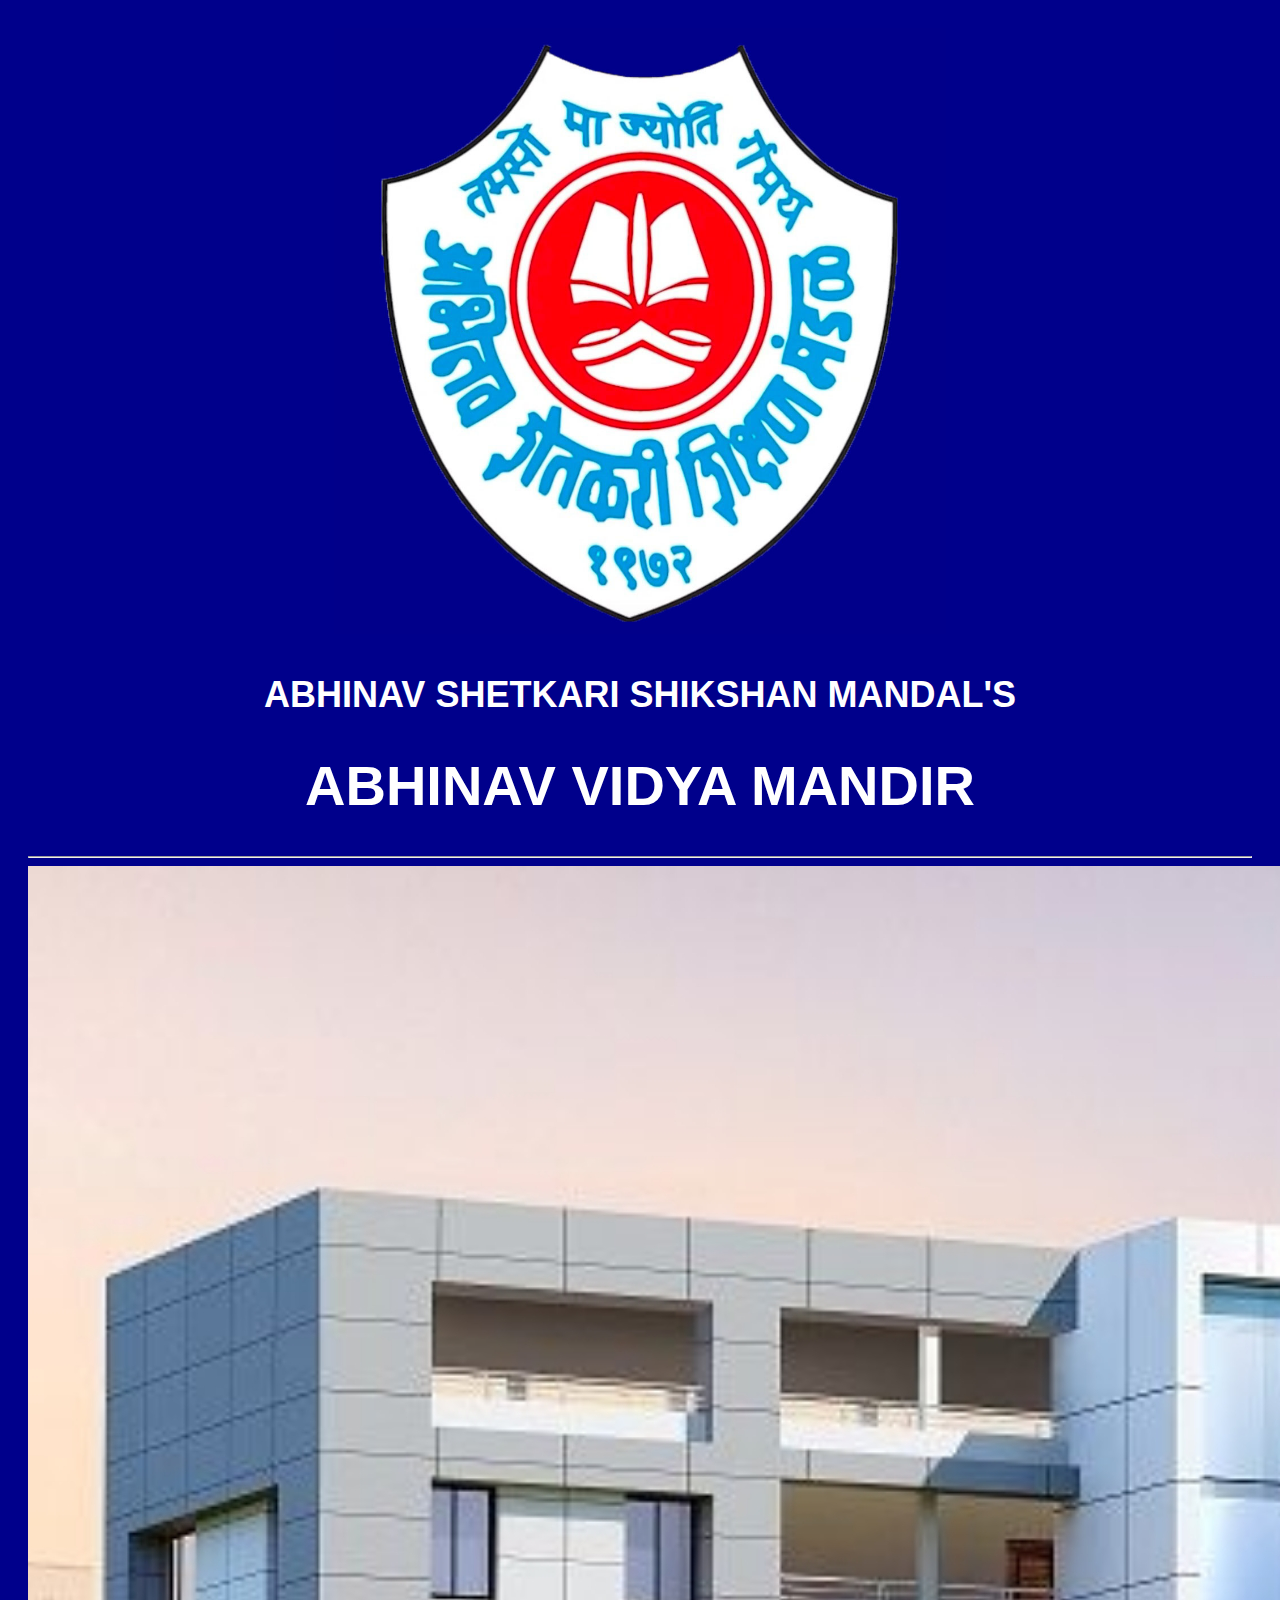
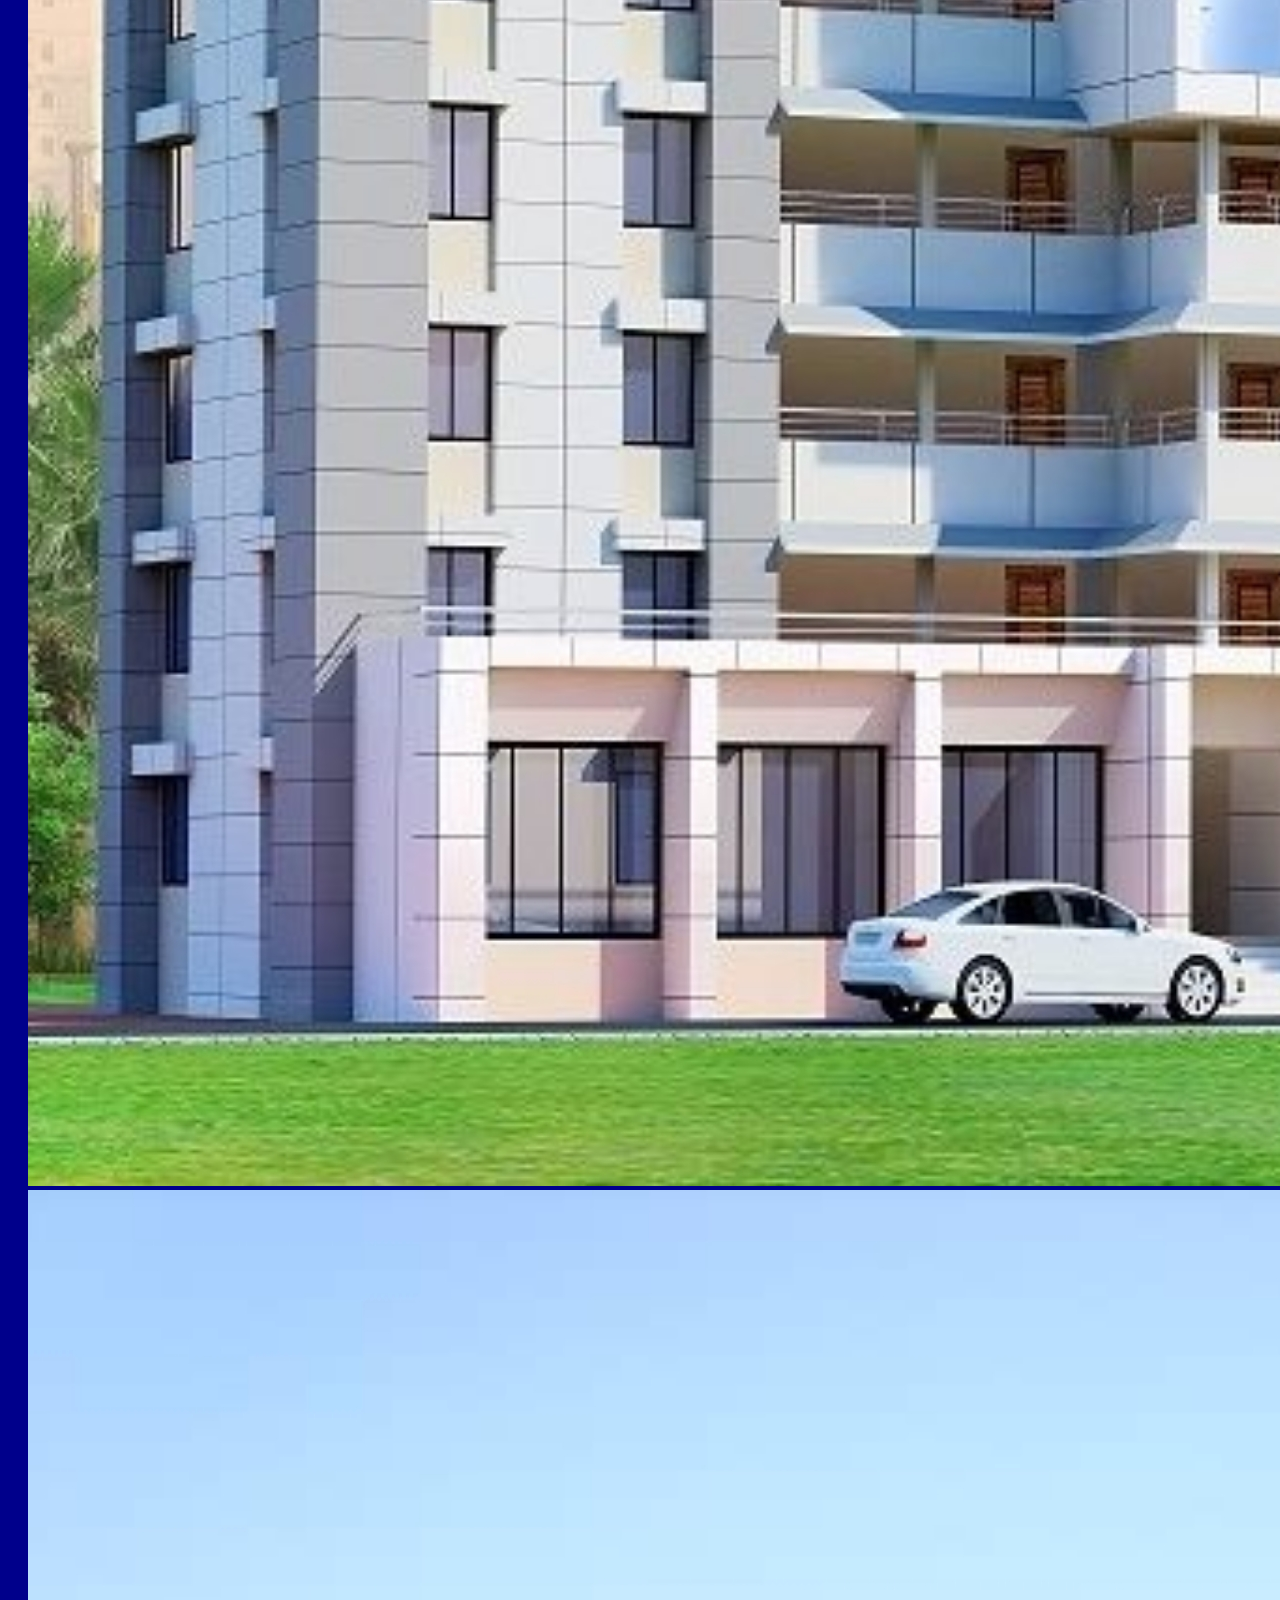
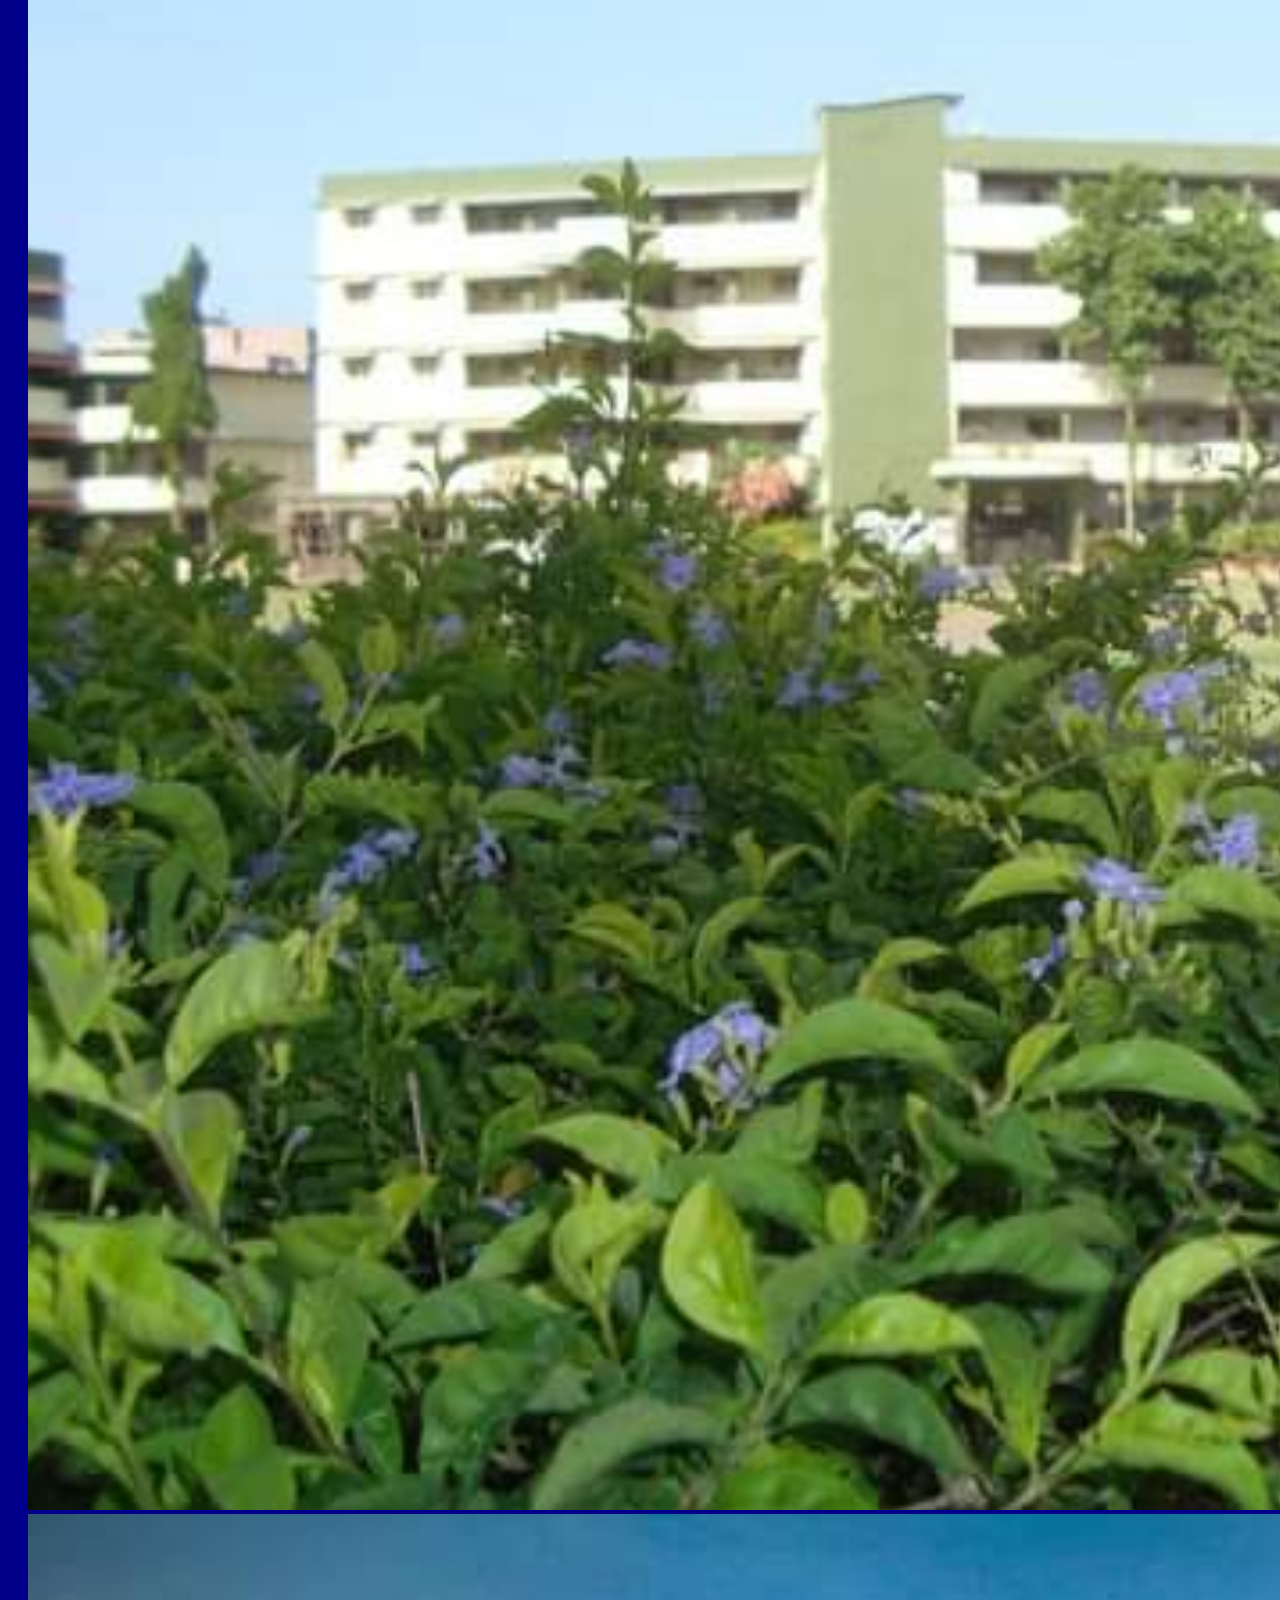
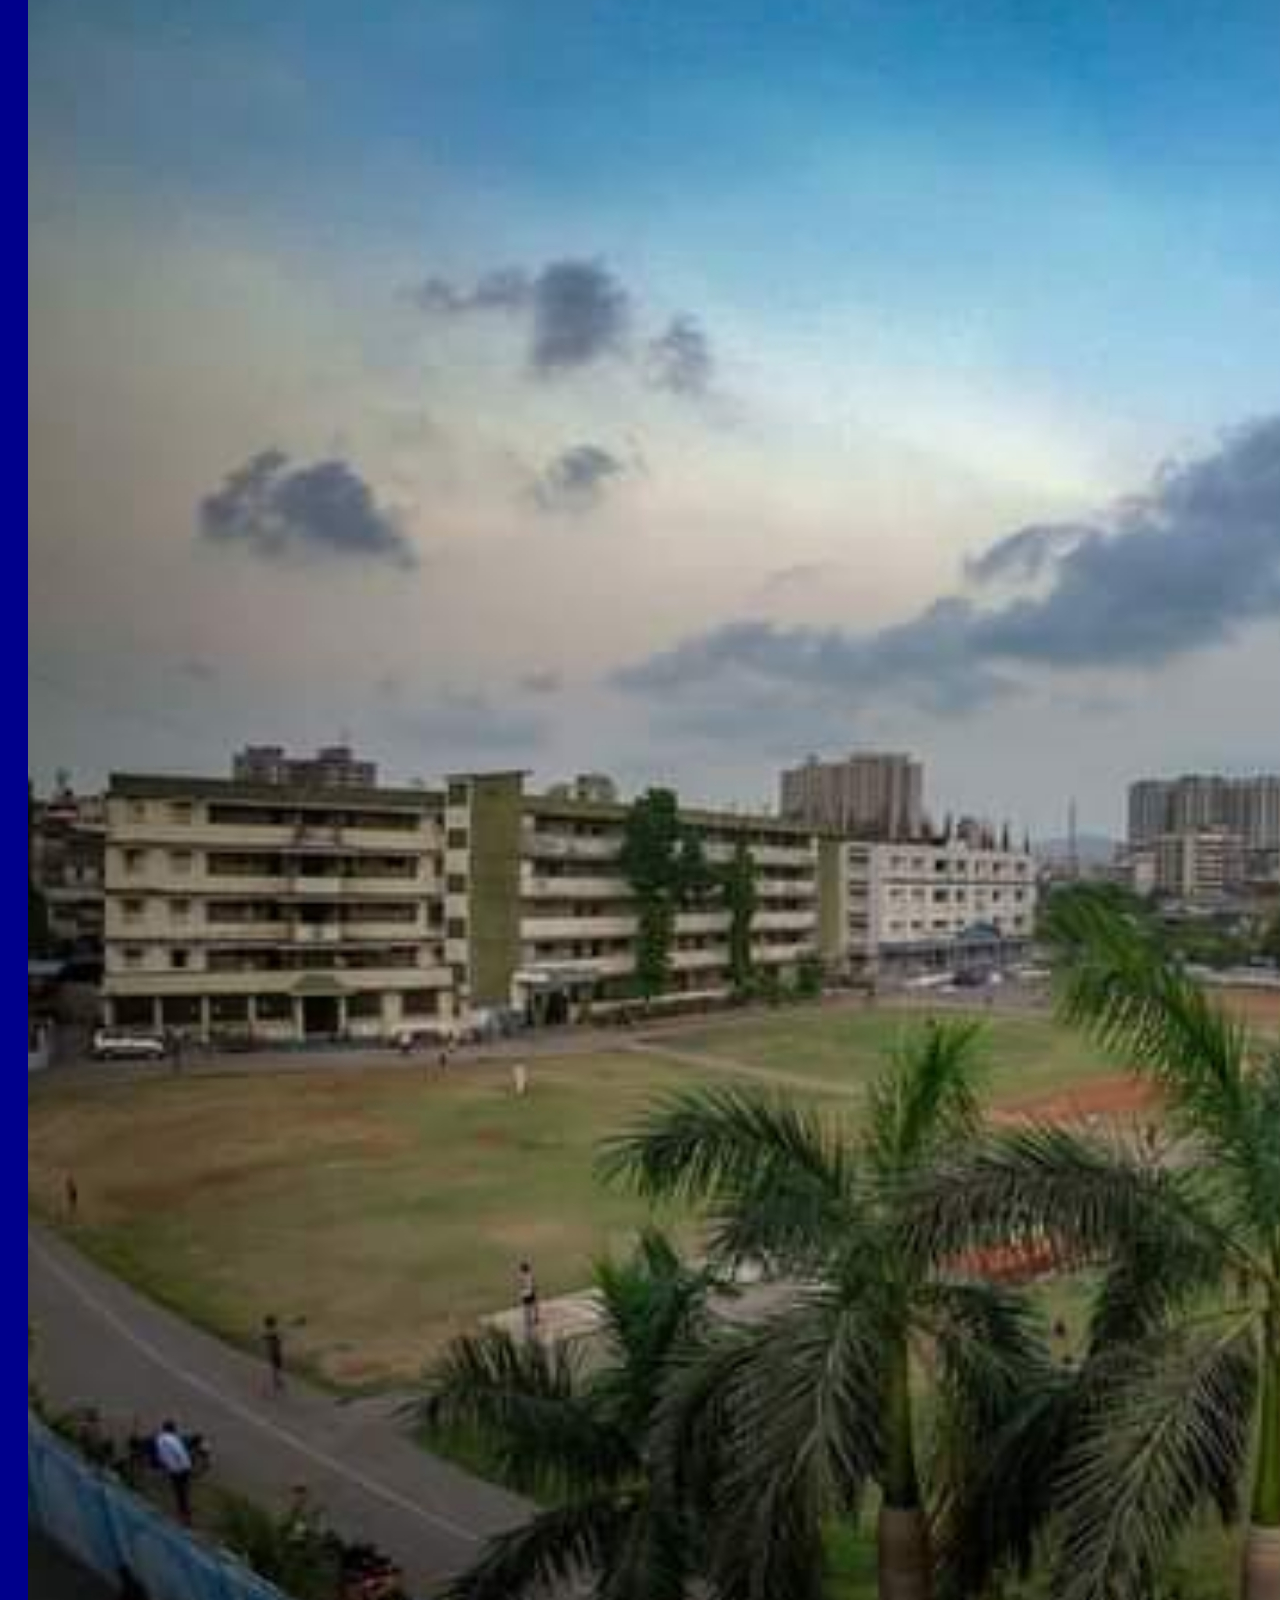
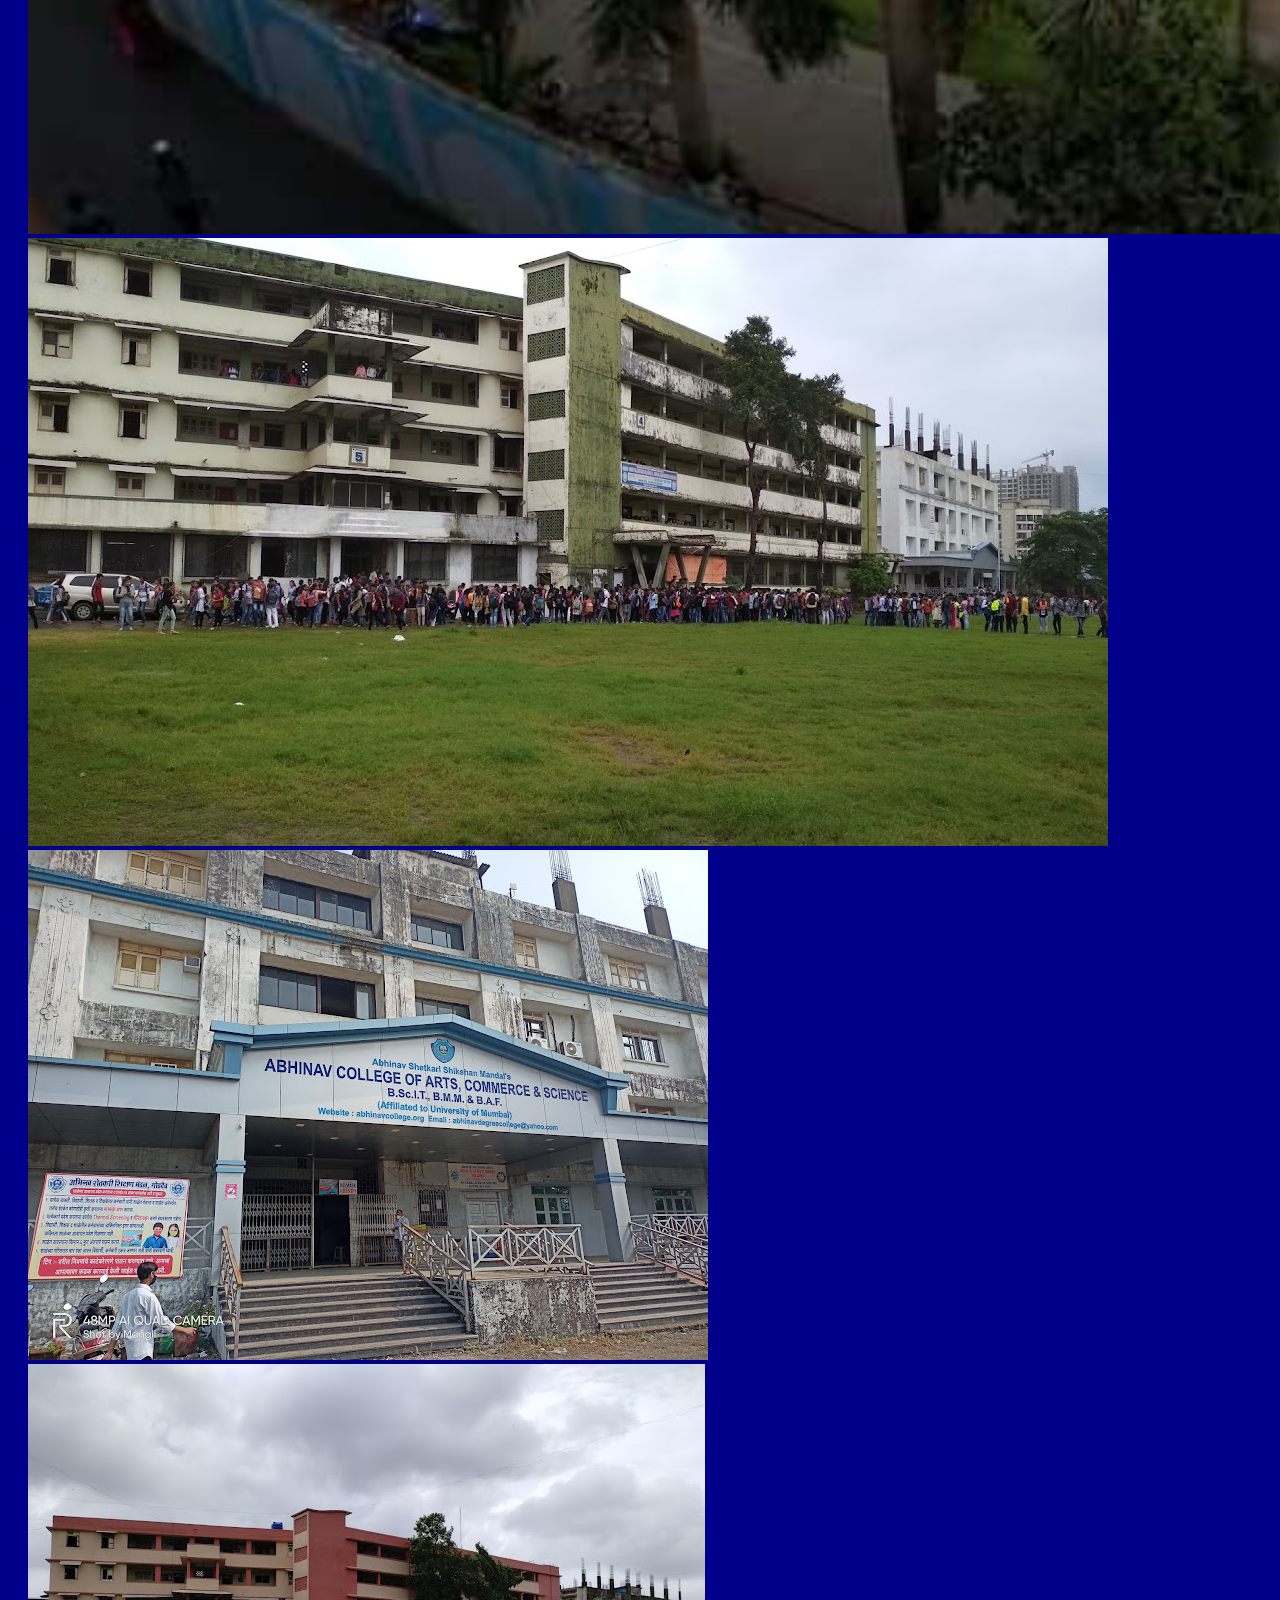
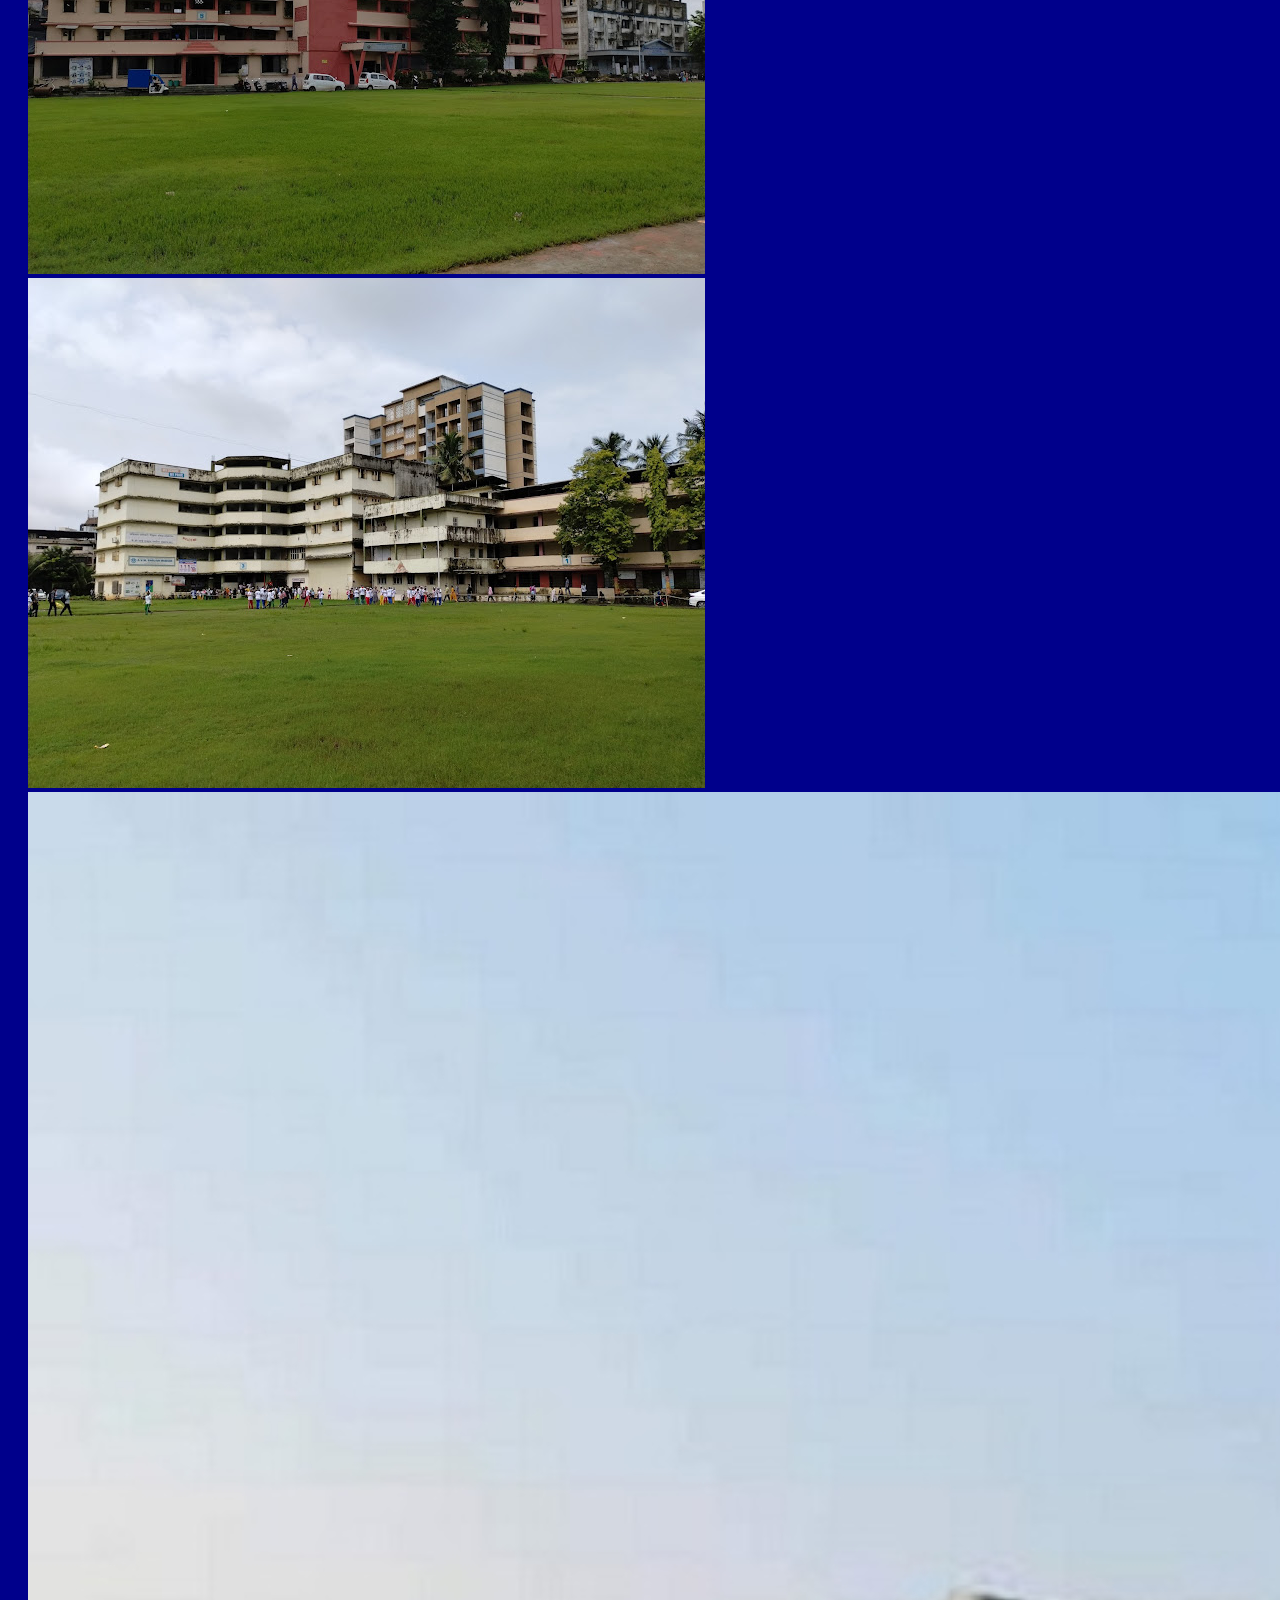
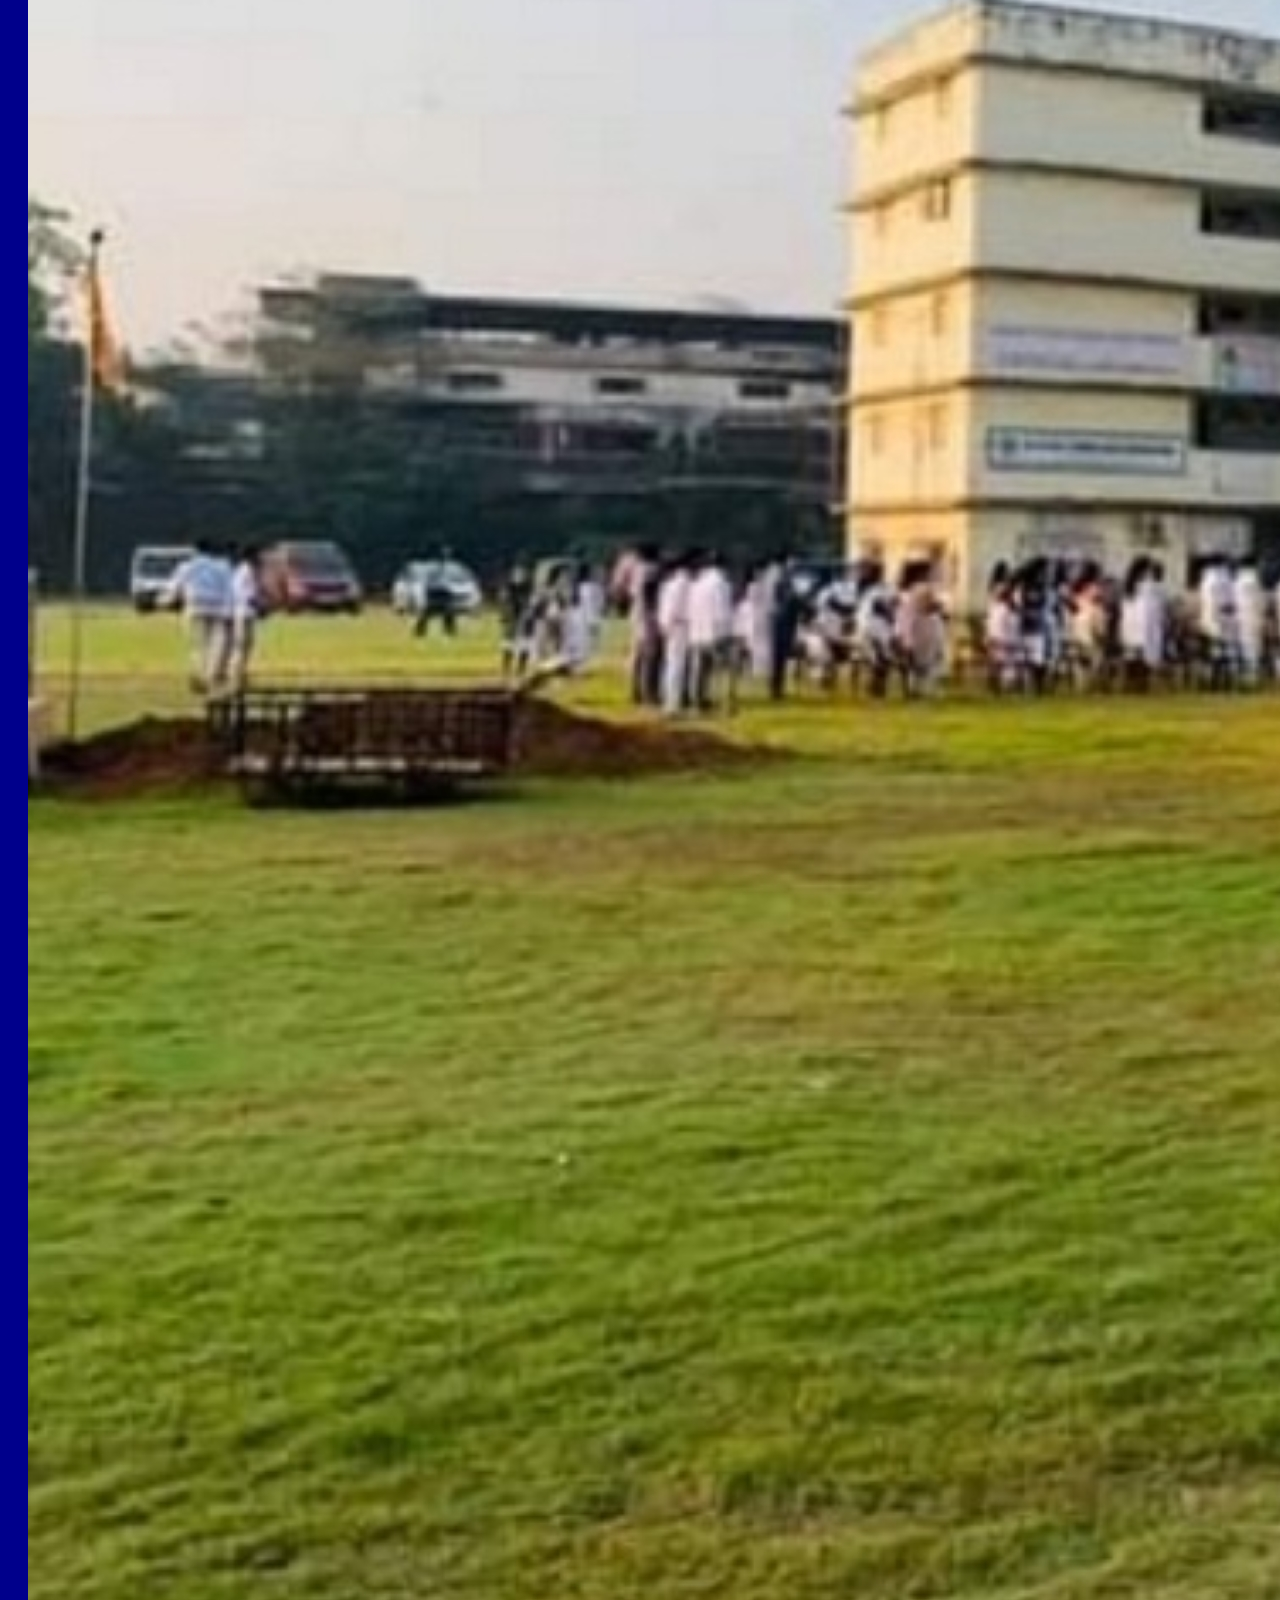
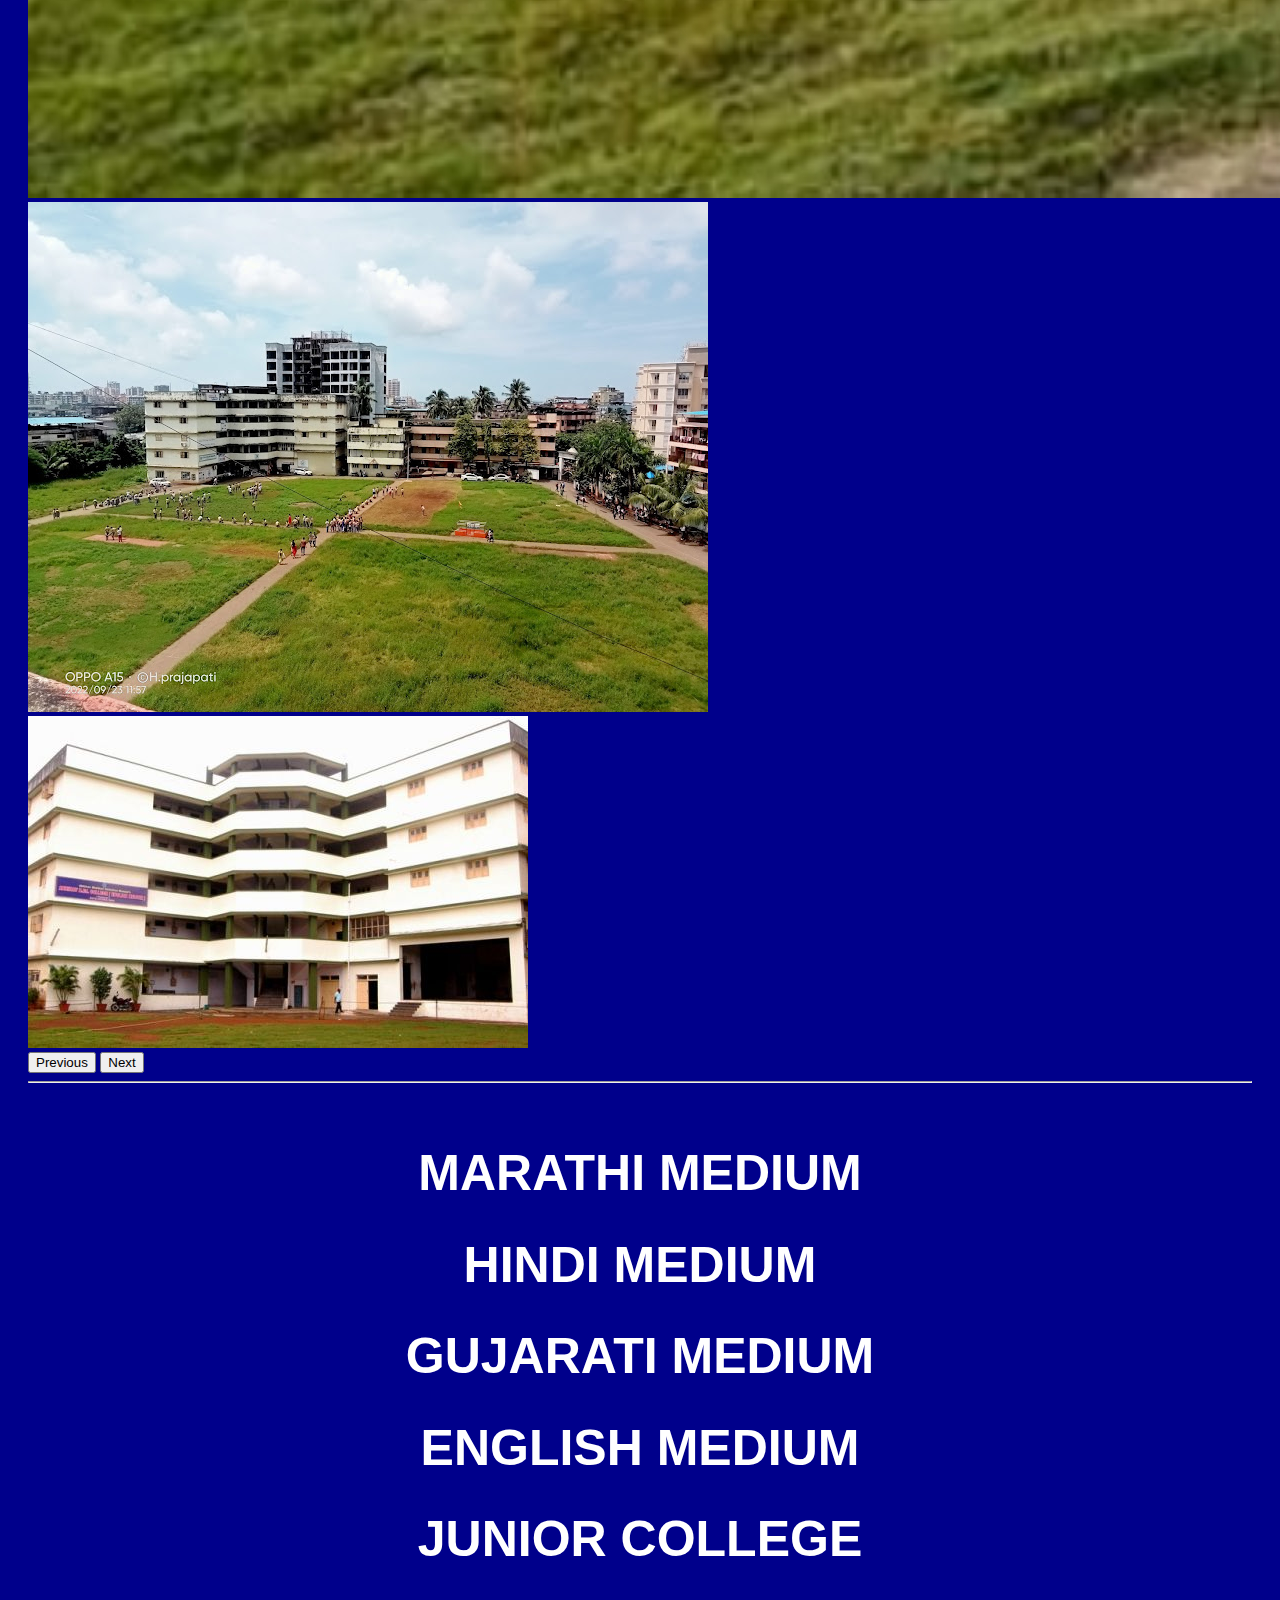
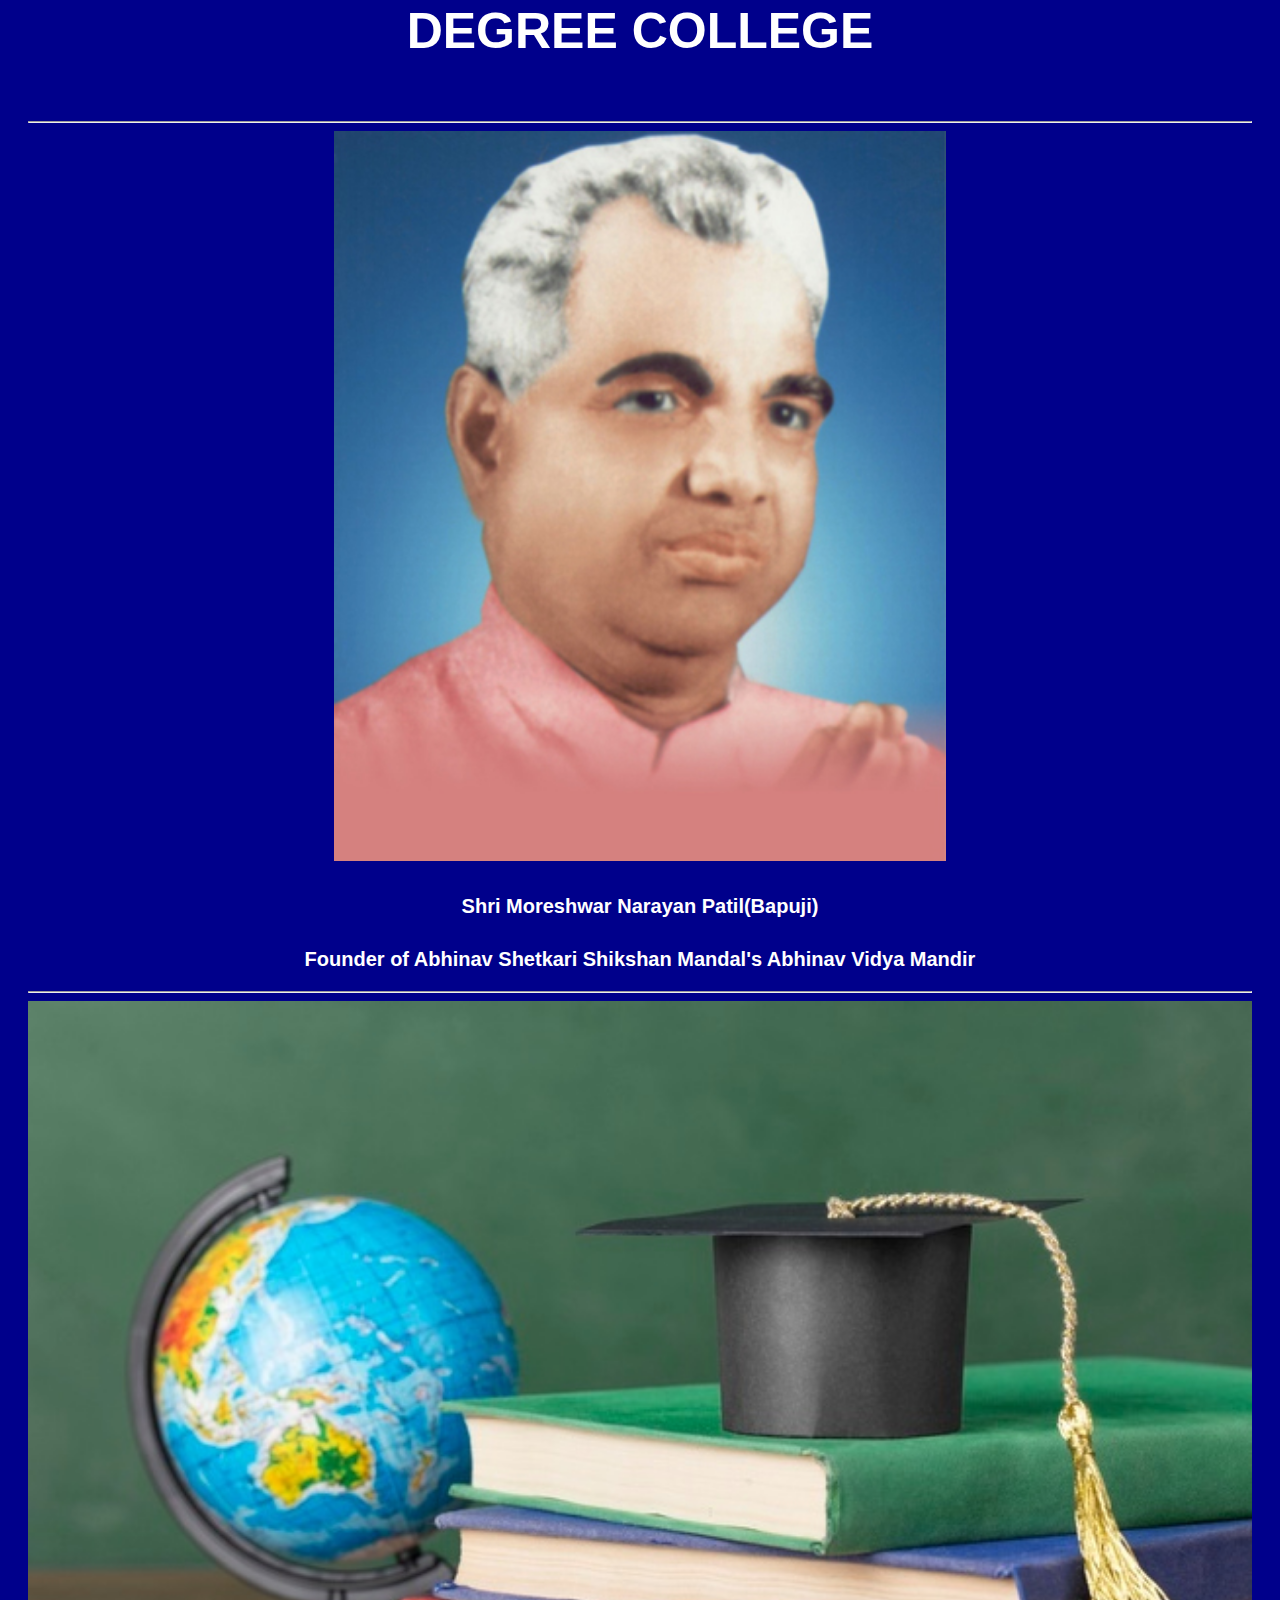
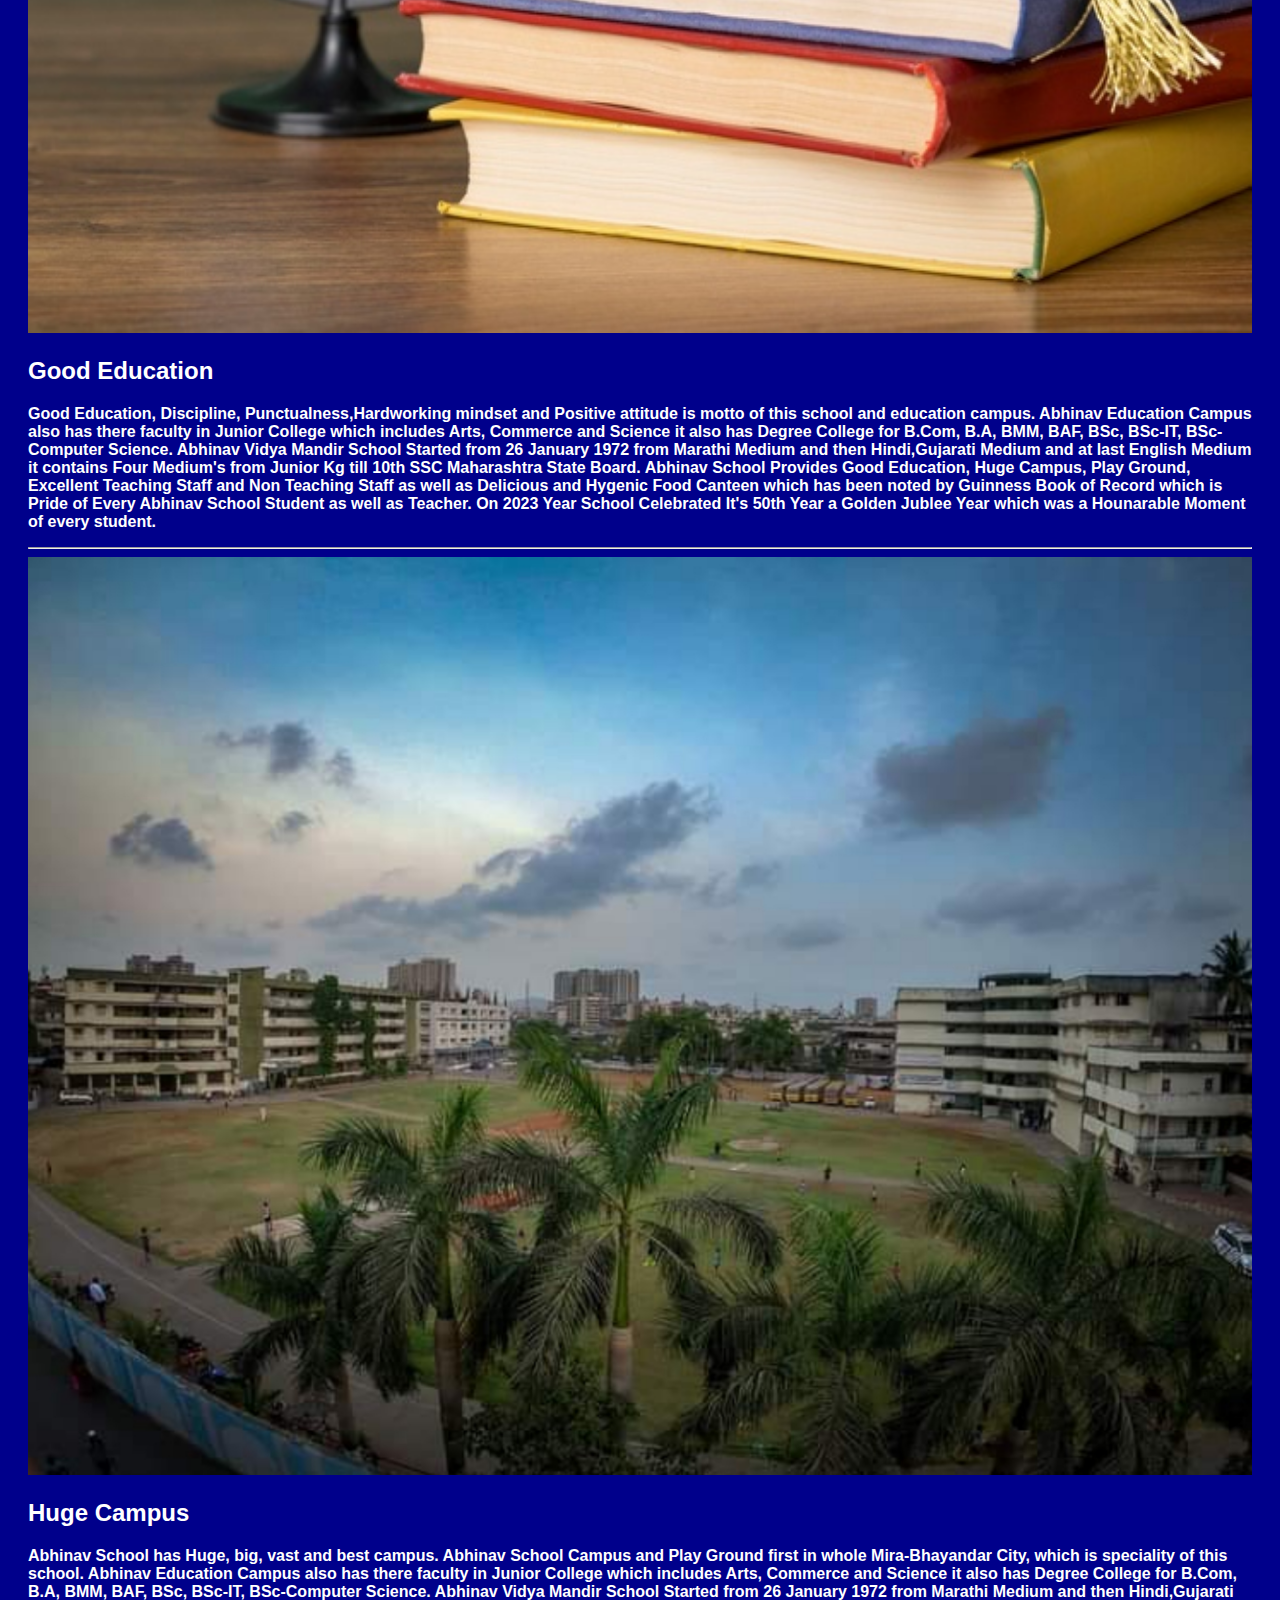
<file: index.html>
<!DOCTYPE html>
<html lang="en">
<head>
    <meta charset="UTF-8">
    <meta name="viewport" content="width=device-width, initial-scale=1.0">

    <link href="https://cdn.jsdelivr.net/npm/bootstrap@5.3.2/dist/css/bootstrap.min.css" rel="stylesheet" integrity="sha384-T3c6CoIi6uLrA9TneNEoa7RxnatzjcDSCmG1MXxSR1GAsXEV/Dwwykc2MPK8M2HN" crossorigin="anonymous">

    <title>Abhinav Vidya Mandir</title>
    <style>
        body{
            background-color: #00008B;
            font-family: Verdana, Geneva, Tahoma, sans-serif;
            font-weight: bold;
            color: white;
            padding: 20px;
        }
        .logo{
            text-align: center;
        }
.name{
    text-align: center;
}
.medium{
    text-align: center;
    background-color: #00008B;
    color: darkblue;
    padding: 20px;
}
a:link {
  color: white;
  background-color: #00008B;
  text-decoration: none;
}
a:hover {
  color: yellow;
  background-color: #00008B;
  text-decoration: underline;
}

    </style>
</head>
<body>
    <div class="logo">
    <img src="./avmlogo.jpg" alt="avmlogo" style="width: 50%;">
    </div>
    <div class="name">
        <h3 style="font-size: 36px; font-weight: bold;">ABHINAV SHETKARI SHIKSHAN MANDAL'S</h3>
        <h1 style="font-size: 56px; font-weight: bold;">ABHINAV VIDYA MANDIR</h1>
    </div>
    <hr/>
    <div id="carouselExample" class="carousel slide">
        <div class="carousel-inner">
          <div class="carousel-item active">
            <img src="./avmcampus.jpg" class="d-block w-100" alt="...">
          </div>
          <div class="carousel-item">
            <img src="./2.jpg" class="d-block w-100" alt="...">
          </div>
          <div class="carousel-item">
            <img src="./5.jpg" class="d-block w-100" alt="...">
          </div>
          <div class="carousel-item">
            <img src="./2018-08-30.jpg" class="d-block w-100" alt="...">
          </div>
          <div class="carousel-item">
            <img src="./2021-01-08.jpg" class="d-block w-100" alt="...">
          </div>
          <div class="carousel-item">
            <img src="./2023-08-10.jpg" class="d-block w-100" alt="...">
          </div>
          <div class="carousel-item">
            <img src="./avmcamp.jpg" class="d-block w-100" alt="...">
          </div>
          <div class="carousel-item">
            <img src="./1.jpg" class="d-block w-100" alt="...">
          </div>
          <div class="carousel-item">
            <img src="./IMG20220923115733.jpg" class="d-block w-100" alt="...">
          </div>
          <div class="carousel-item">
            <img src="./school.jpg" class="d-block w-100" alt="...">
          </div>
        </div>
        <button class="carousel-control-prev" type="button" data-bs-target="#carouselExample" data-bs-slide="prev">
          <span class="carousel-control-prev-icon" aria-hidden="true"></span>
          <span class="visually-hidden">Previous</span>
        </button>
        <button class="carousel-control-next" type="button" data-bs-target="#carouselExample" data-bs-slide="next">
          <span class="carousel-control-next-icon" aria-hidden="true"></span>
          <span class="visually-hidden">Next</span>
        </button>
      </div>
      <hr/>
      <div class="medium">
        <a href="marathimedium.html"><h1 style="font-size: 50px; font-family: Verdana, Geneva, Tahoma, sans-serif; font-weight: bold;">MARATHI MEDIUM</h1></a>
        <a href="hindimedium.html"><h1 style="font-size: 50px; font-family: Verdana, Geneva, Tahoma, sans-serif; font-weight: bold;">HINDI MEDIUM</h1></a>      
        <a href="gujaratimedium.html"><h1 style="font-size: 50px; font-family: Verdana, Geneva, Tahoma, sans-serif; font-weight: bold;">GUJARATI MEDIUM</h1></a>
        <a href="englishmedium.html"><h1 style="font-size: 50px; font-family: Verdana, Geneva, Tahoma, sans-serif; font-weight: bold;">ENGLISH MEDIUM</h1></a> 
        <a href="juniorcollege.html"><h1 style="font-size: 50px; font-family: Verdana, Geneva, Tahoma, sans-serif; font-weight: bold;">JUNIOR COLLEGE</h1></a> 
        <a href="degreecollege.html"><h1 style="font-size: 50px; font-family: Verdana, Geneva, Tahoma, sans-serif; font-weight: bold;">DEGREE COLLEGE</h1></a>      
    </div>
      <hr/>
      <center>
        <img src="./founder.jpg" alt="founder of abhinav school" style="width: 50%;">
        <p style="font-size: 20px; font-family:Verdana, Geneva, Tahoma, sans-serif;font-weight: bold; padding: 10px;">Shri Moreshwar Narayan Patil(Bapuji)</p>
        <p style="font-size: 20px; font-family:Verdana, Geneva, Tahoma, sans-serif;font-weight: bold;">Founder of Abhinav Shetkari Shikshan Mandal's Abhinav Vidya Mandir</p>
    </center>
    <hr/>
      <div id="services">
        <div class="box">
            <img src="./Education.jpg" alt="" width="100%">
            <h2 class="h-secondary center">Good Education</h2>
            <p class="center">Good Education, Discipline, Punctualness,Hardworking mindset and Positive attitude is motto of this school and education campus. Abhinav Education Campus also has there faculty in Junior College which includes Arts, Commerce and Science it also has Degree College for B.Com, B.A, BMM, BAF, BSc, BSc-IT, BSc-Computer Science. Abhinav Vidya Mandir School Started from 26 January 1972 from Marathi Medium and then Hindi,Gujarati Medium and at last English Medium it contains Four Medium's from Junior Kg till 10th SSC Maharashtra State Board. Abhinav School Provides Good Education, Huge Campus, Play Ground, Excellent Teaching Staff and Non Teaching Staff as well as Delicious and Hygenic Food Canteen which has been noted by Guinness Book of Record which is Pride of Every Abhinav School Student as well as Teacher. On 2023 Year School Celebrated It's 50th Year a Golden Jublee Year which was a Hounarable Moment of every student.
            </p>
        </div>
        <hr/>
        <div class="box">
            <img src="./5.jpg" alt="" width="100%">
            <h2 class="h-secondary center">Huge Campus</h2>
            <p class="center">Abhinav School has Huge, big, vast and best campus. Abhinav School Campus and Play Ground first in whole Mira-Bhayandar City, which is speciality of this school. Abhinav Education Campus also has there faculty in Junior College which includes Arts, Commerce and Science it also has Degree College for B.Com, B.A, BMM, BAF, BSc, BSc-IT, BSc-Computer Science. Abhinav Vidya Mandir School Started from 26 January 1972 from Marathi Medium and then Hindi,Gujarati Medium and at last English Medium it contains Four Medium's from Junior Kg till 10th SSC Maharashtra State Board. Abhinav School Provides Good Education, Huge Campus, Play Ground, Excellent Teaching Staff and Non Teaching Staff as well as Delicious and Hygenic Food Canteen which has been noted by Guinness Book of Record which is Pride of Every Abhinav School Student as well as Teacher. On 2023 Year School Celebrated It's 50th Year a Golden Jublee Year which was a Hounarable Moment of every student.
            </p>
        </div>
        <hr/>
        <div class="box">
            <img src="./teacher.jpg" alt="" width="100%">
            <h2 class="h-secondary center">Excellent Teaching Faculty</h2>
            <p class="center">Abhinav School has Good Teaching staff and non-teaching staff. Teachers are well trained and has excellent Knowledged in there Subjects. There is Doubt solving class for every subject. Abhinav Vidya Mandir School Started from 26 January 1972 from Marathi Medium and then Hindi,Gujarati Medium and at last English Medium it contains Four Medium's from Junior Kg till 10th SSC Maharashtra State Board. Abhinav Education Campus also has there faculty in Junior College which includes Arts, Commerce and Science it also has Degree College for B.Com, B.A, BMM, BAF, BSc, BSc-IT, BSc-Computer Science. Abhinav School Provides Good Education, Huge Campus, Play Ground, Excellent Teaching Staff and Non Teaching Staff as well as Delicious and Hygenic Food Canteen which has been noted by Guinness Book of Record which is Pride of Every Abhinav School Student as well as Teacher. On 2023 Year School Celebrated It's 50th Year a Golden Jublee Year which was a Hounarable Moment of every student.</p>
        </div>
    </div>
    <hr/>
    <div id="services">
        <div class="box">
            <img src="./technology-and-us-scaled-1.jpg" alt="" width="100%">
            <h2 class="h-secondary center">Good Services Provider</h2>
            <p class="center">In Abhinav School Good Services, Facilities are provided. Excellent Knowledge are provided through extra curriculum actvities such as speech, drawing, painting, drama, acting, dance. Abhinav school has good library books.
            Abhinav Education Campus also has there faculty in Junior College which includes Arts, Commerce and Science it also has Degree College for B.Com, B.A, BMM, BAF, BSc, BSc-IT, BSc-Computer Science. Abhinav Vidya Mandir School Started from 26 January 1972 from Marathi Medium and then Hindi,Gujarati Medium and at last English Medium it contains Four Medium's from Junior Kg till 10th SSC Maharashtra State Board. Abhinav School Provides Good Education, Huge Campus, Play Ground, Excellent Teaching Staff and Non Teaching Staff as well as Delicious and Hygenic Food Canteen which has been noted by Guinness Book of Record which is Pride of Every Abhinav School Student as well as Teacher. On 2023 Year School Celebrated It's 50th Year a Golden Jublee Year which was a Hounarable Moment of every student.

            </p>
        </div>
        <hr/>
        <div class="box">
            <img src="./campus.jpg" alt="" width="100%">
            <h2 class="h-secondary center">Good Healthy and Friendly Environment</h2>
            <p class="center">Abhnav School has build many good, responsible, active, brave and creative generations of Students through 50 Years. Abhinav School has good healthy and friendly environment. Abhinav Vidya Mandir School Started from 26 January 1972 from Marathi Medium and then Hindi,Gujarati Medium and at last English Medium it contains Four Medium's from Junior Kg till 10th SSC Maharashtra State Board. Abhinav Education Campus also has there faculty in Junior College which includes Arts, Commerce and Science it also has Degree College for B.Com, B.A, BMM, BAF, BSc, BSc-IT, BSc-Computer Science. Abhinav School Provides Good Education, Huge Campus, Play Ground, Excellent Teaching Staff and Non Teaching Staff as well as Delicious and Hygenic Food Canteen which has been noted by Guinness Book of Record which is Pride of Every Abhinav School Student as well as Teacher. On 2023 Year School Celebrated It's 50th Year a Golden Jublee Year which was a Hounarable Moment of every student.

            </p>
        </div>
        <hr/>
        <div class="box">
            <img src="./bg5.jpg" alt="" width="100%">
            <h2 class="h-secondary center">Delicious and Hygenic Food Canteen</h2>
            <p class="center">Delicious and Hygenic Food is a speciality of Abhinav School. Abhinav Vidya Mandir School Started from 26 January 1972 from Marathi Medium and then Hindi,Gujarati Medium and at last English Medium it contains Four Medium's from Junior Kg till 10th SSC Maharashtra State Board. Abhinav Education Campus also has there faculty in Junior College which includes Arts, Commerce and Science it also has Degree College for B.Com, B.A, BMM, BAF, BSc, BSc-IT, BSc-Computer Science. Abhinav School Provides Good Education, Huge Campus, Play Ground, Excellent Teaching Staff and Non Teaching Staff as well as Delicious and Hygenic Food Canteen which has been noted by Guinness Book of Record which is Pride of Every Abhinav School Student as well as Teacher. On 2023 Year School Celebrated It's 50th Year a Golden Jublee Year which was a Hounarable Moment of every student.</p>
        </div>
    </div>
</section>
<hr/>
<center>
    <h1 style="font-size: 50px; font-family: Verdana, Geneva, Tahoma, sans-serif;">CONTACT US</h1>
</center>
<form class="row g-3">
    <div class="col-md-6">
      <label for="inputEmail4" class="form-label">Email</label>
      <input type="email" class="form-control" id="inputEmail4">
    </div>
    <div class="col-md-6">
      <label for="inputPassword4" class="form-label">Password</label>
      <input type="password" class="form-control" id="inputPassword4">
    </div>
    <div class="col-12">
      <label for="inputAddress" class="form-label">Address</label>
      <input type="text" class="form-control" id="inputAddress" placeholder="1234 Main St">
    </div>
    <div class="col-12">
      <label for="inputAddress2" class="form-label">Address 2</label>
      <input type="text" class="form-control" id="inputAddress2" placeholder="Apartment, studio, or floor">
    </div>
    <div class="col-md-6">
      <label for="inputCity" class="form-label">City</label>
      <input type="text" class="form-control" id="inputCity">
    </div>
    <div class="col-md-4">
      <label for="inputState" class="form-label">State</label>
      <select id="inputState" class="form-select">
        <option selected>Choose...</option>
        <option>...</option>
      </select>
    </div>
    <div class="col-md-2">
      <label for="inputZip" class="form-label">Zip</label>
      <input type="text" class="form-control" id="inputZip">
    </div>
    <div class="col-12">
      <div class="form-check">
        <input class="form-check-input" type="checkbox" id="gridCheck">
        <label class="form-check-label" for="gridCheck">
          Check me out
        </label>
      </div>
    </div>
    <div class="col-12">
      <button type="submit" class="btn btn-primary">Sign in</button>
    </div>
  </form>
  <hr/>
    <script src="https://cdn.jsdelivr.net/npm/bootstrap@5.3.2/dist/js/bootstrap.bundle.min.js" integrity="sha384-C6RzsynM9kWDrMNeT87bh95OGNyZPhcTNXj1NW7RuBCsyN/o0jlpcV8Qyq46cDfL" crossorigin="anonymous"></script>

    <footer>
        <div class="center">
            Copyright &copy; Abhinav Vidya Mandir. All rights reserved Created by Devendra Thote.
        </div>
    </footer>
    <hr/>
</body>
</html>
</file>
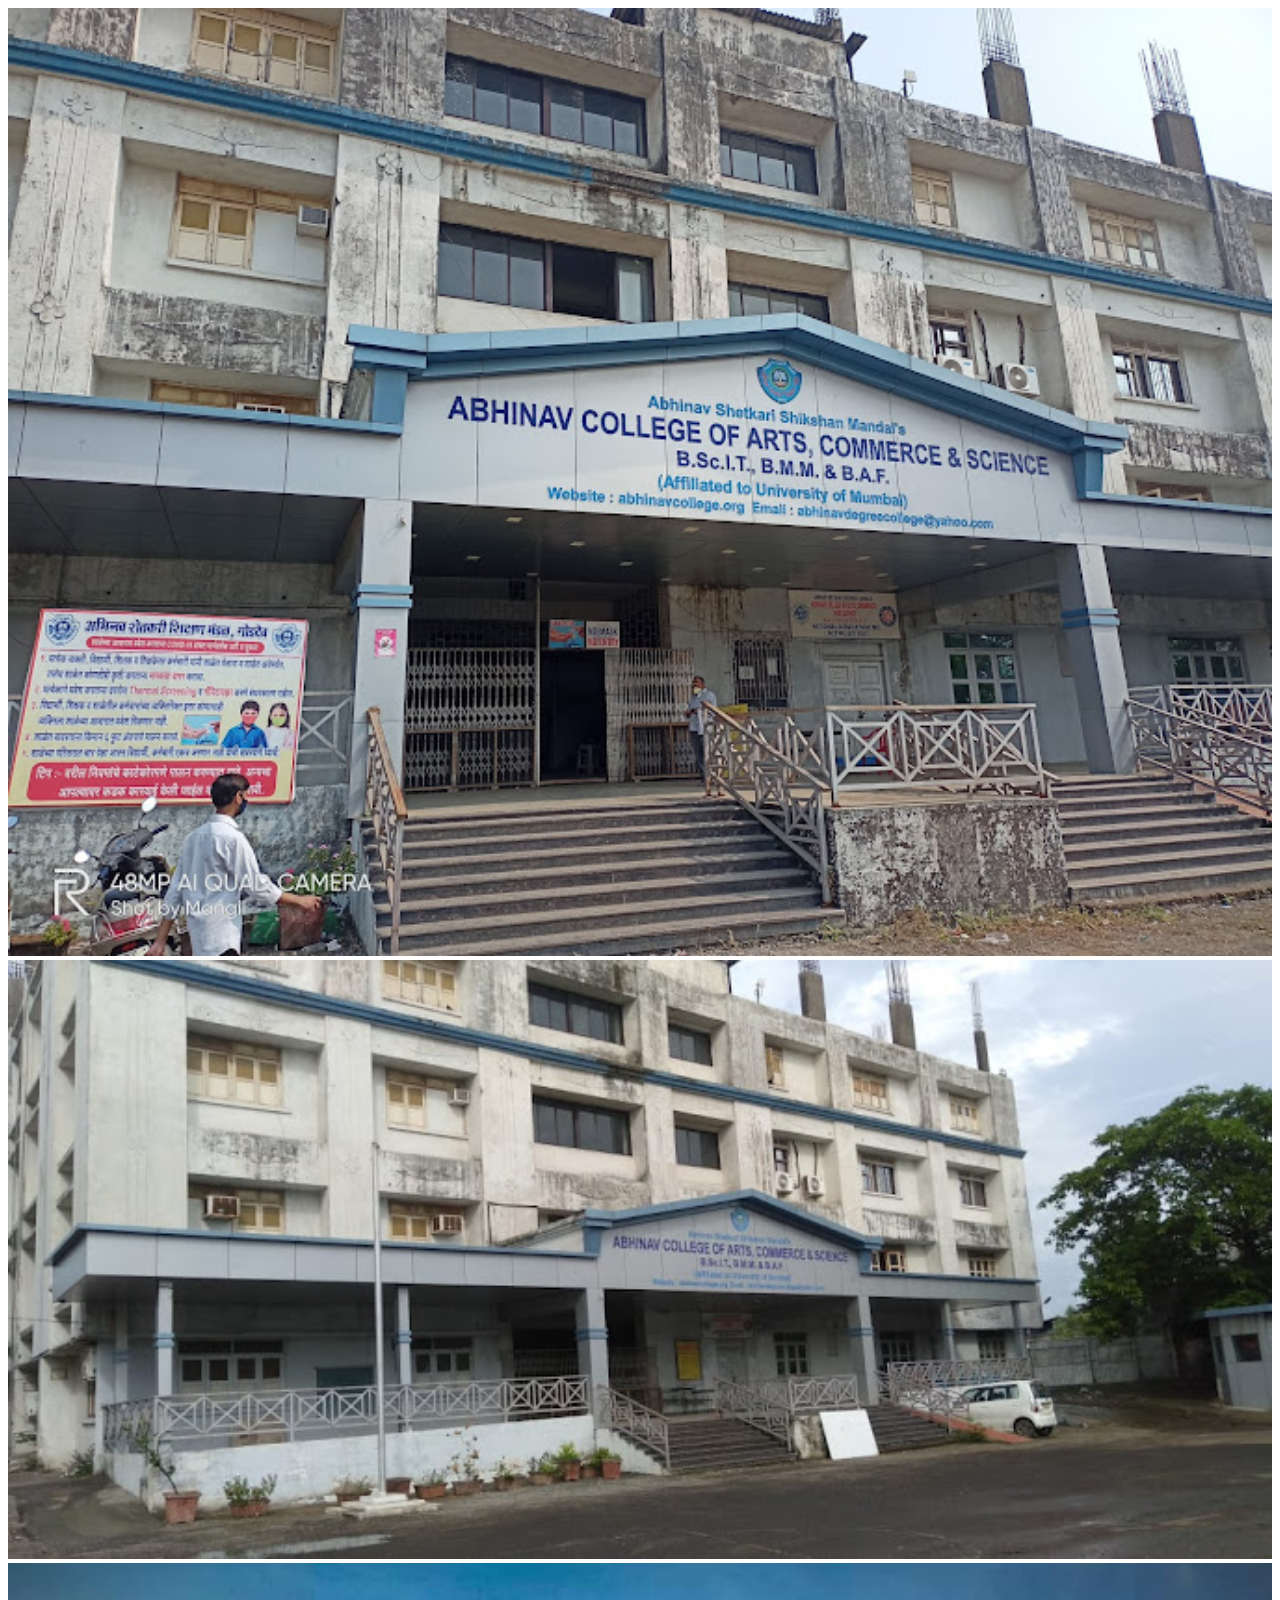
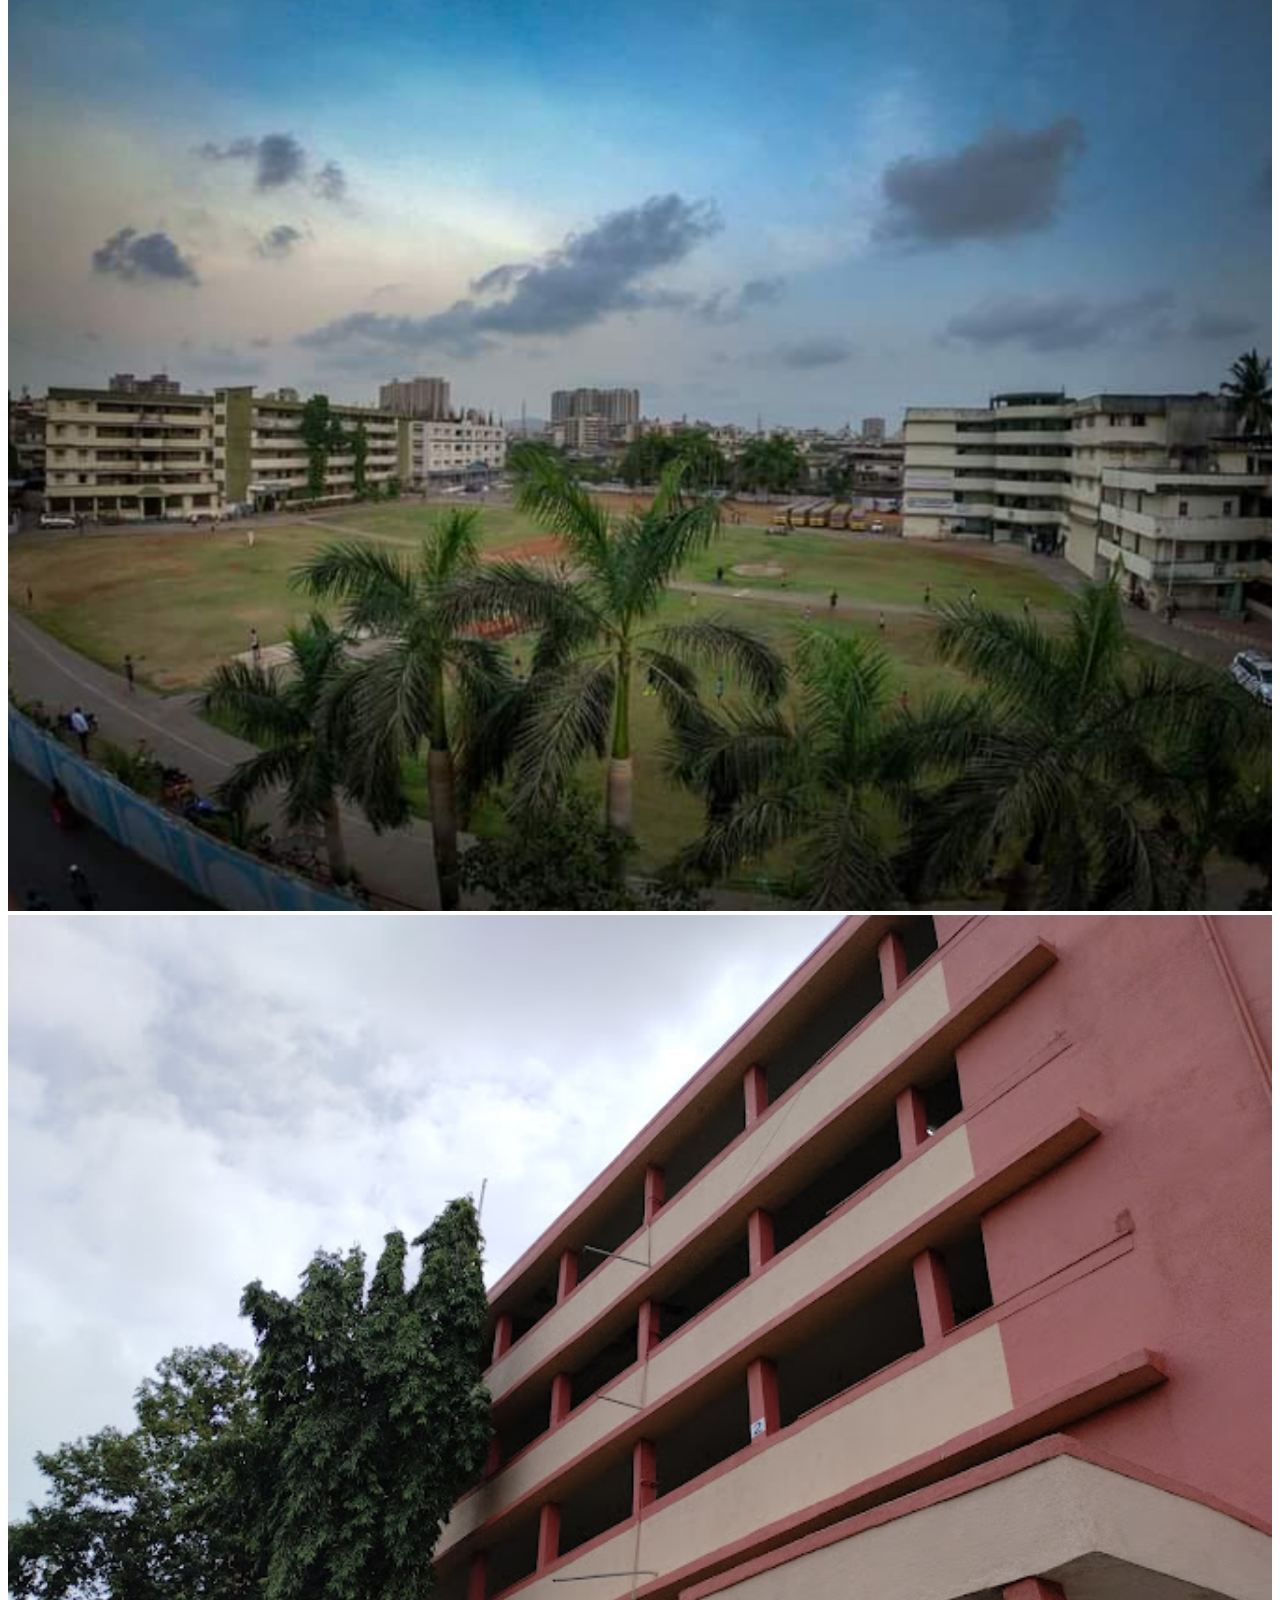
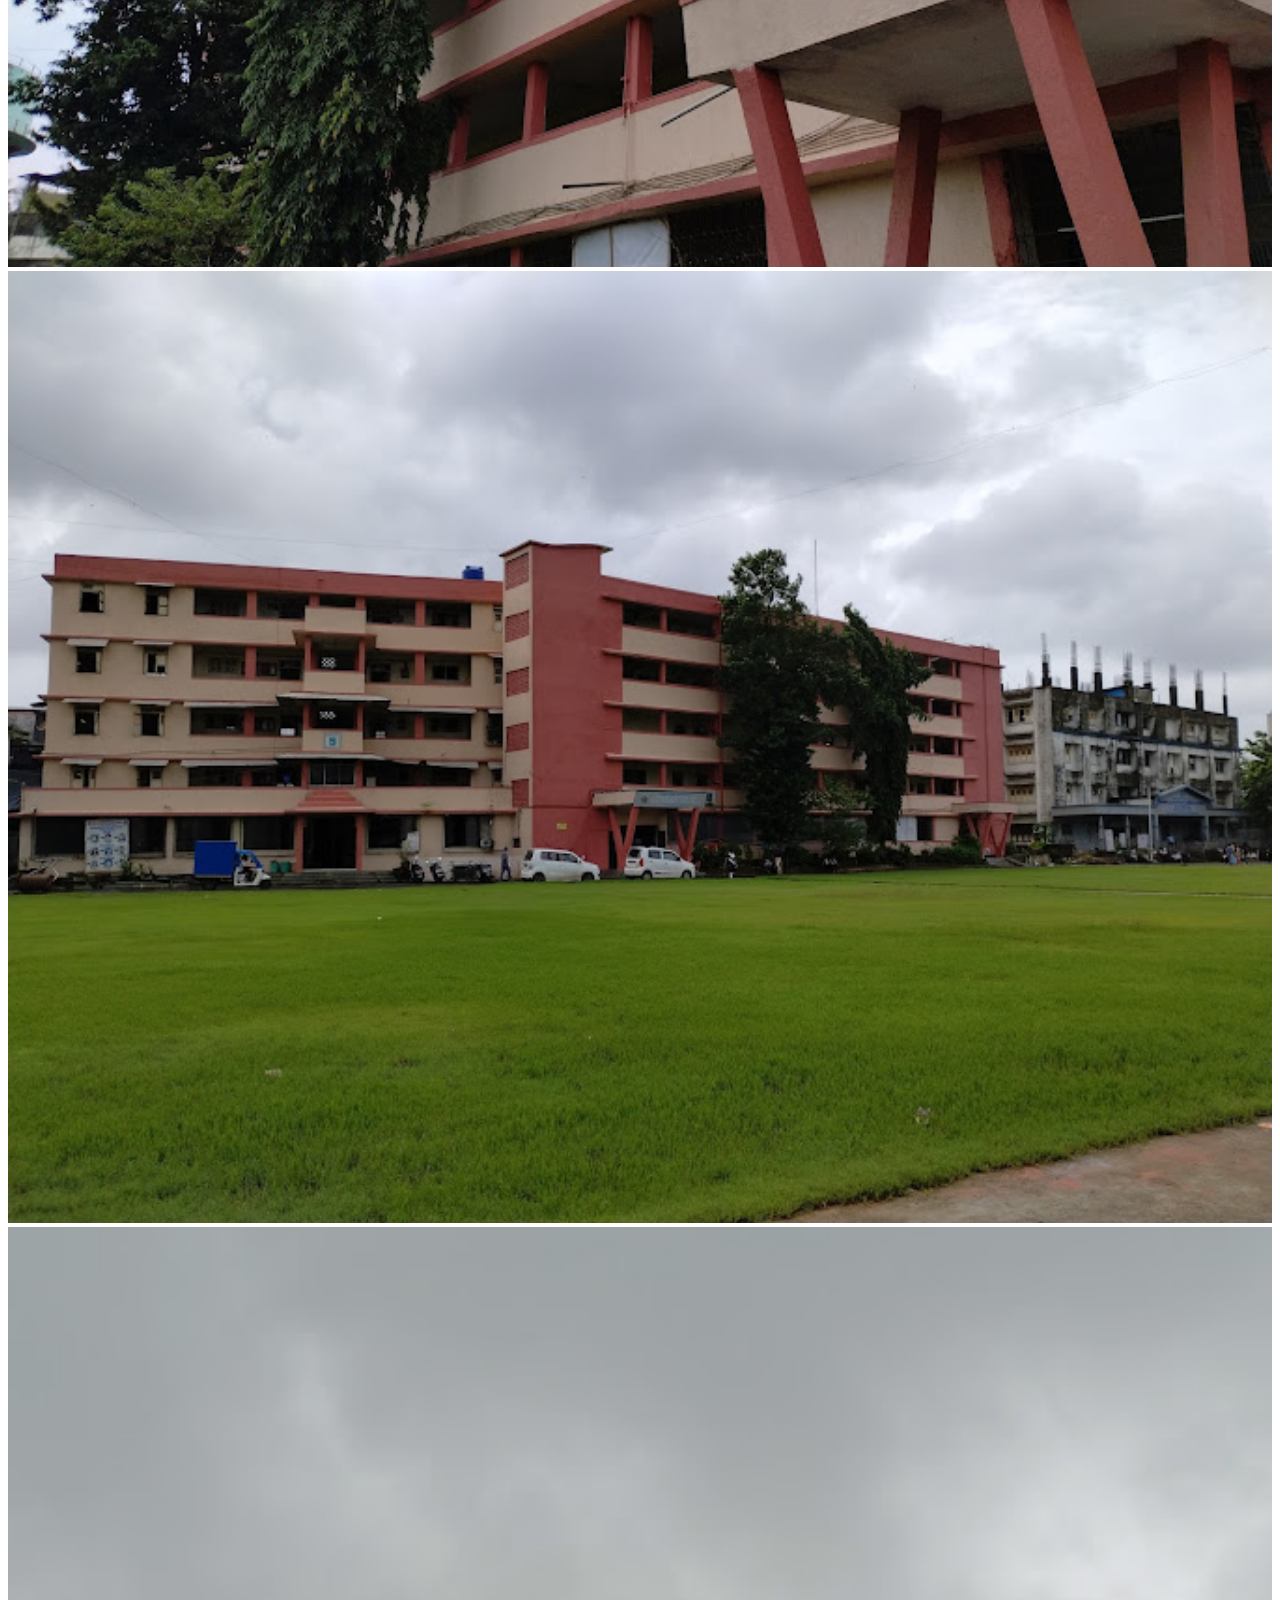
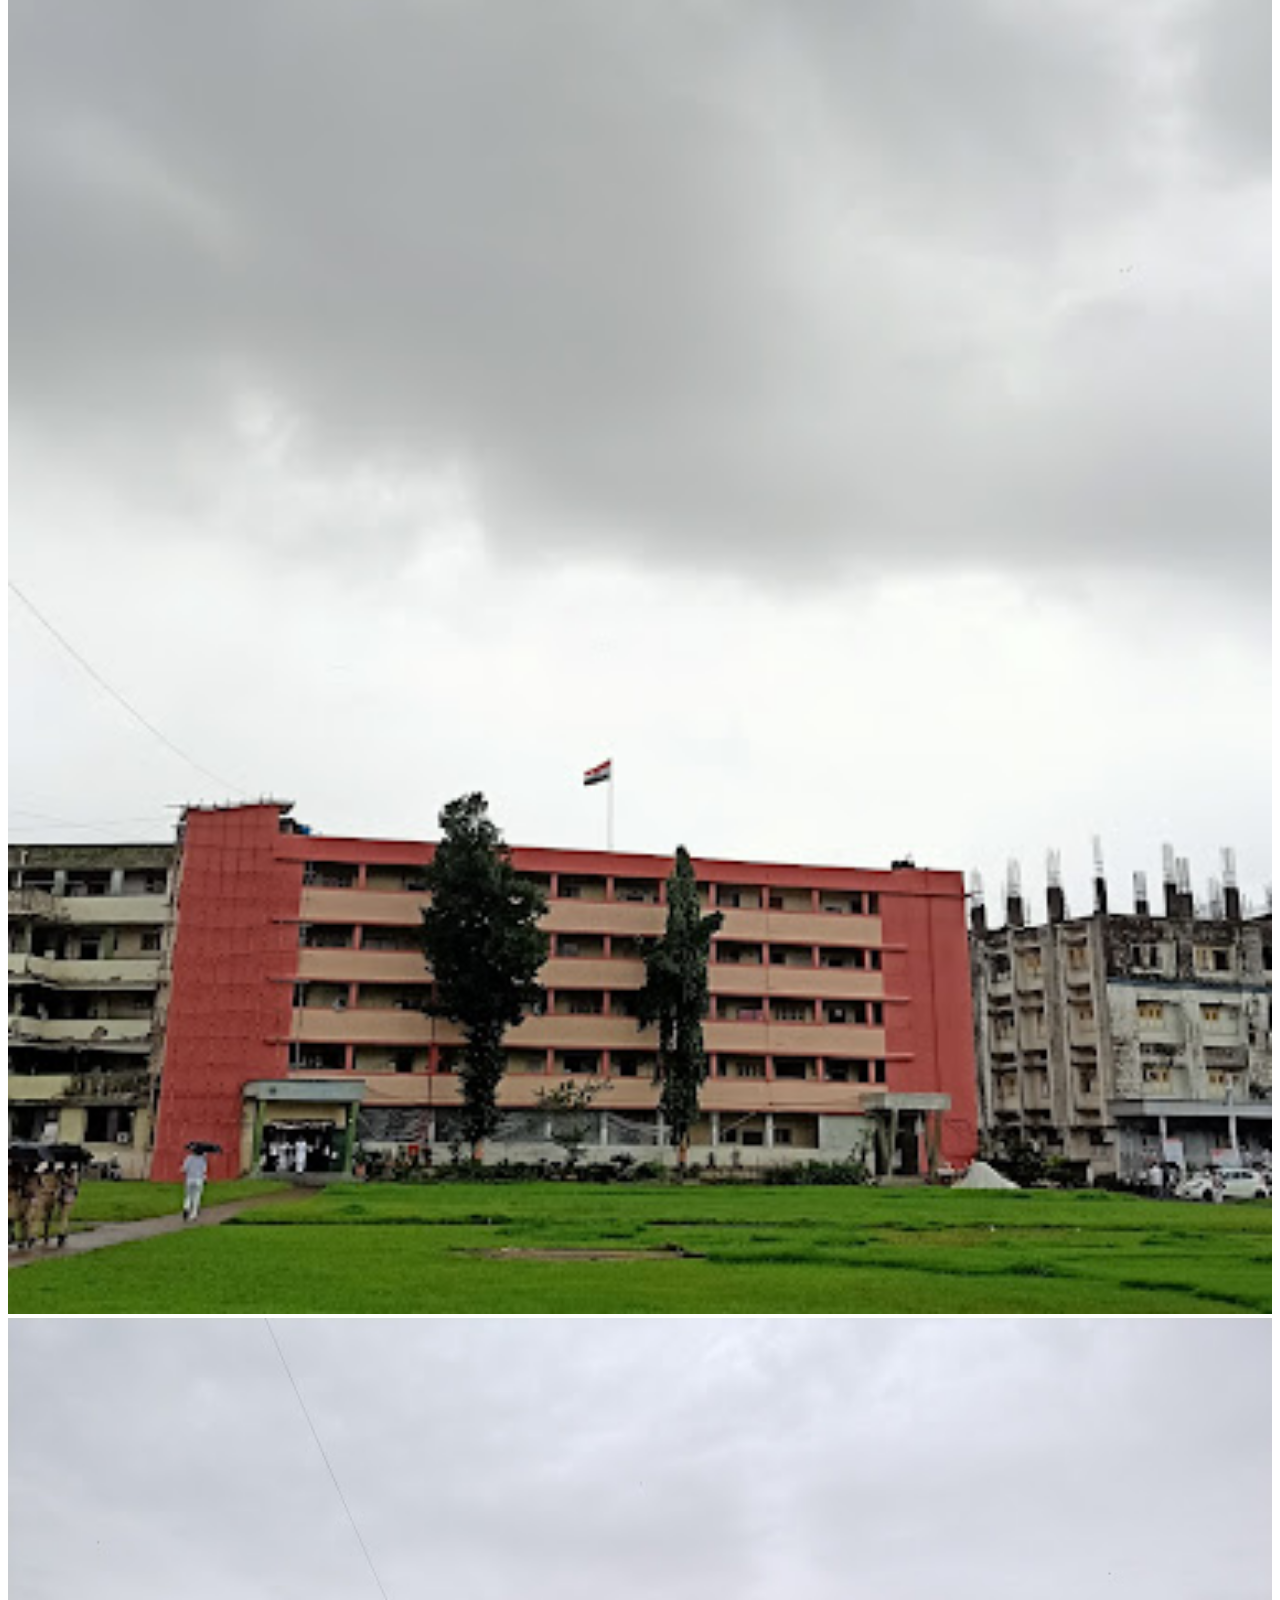
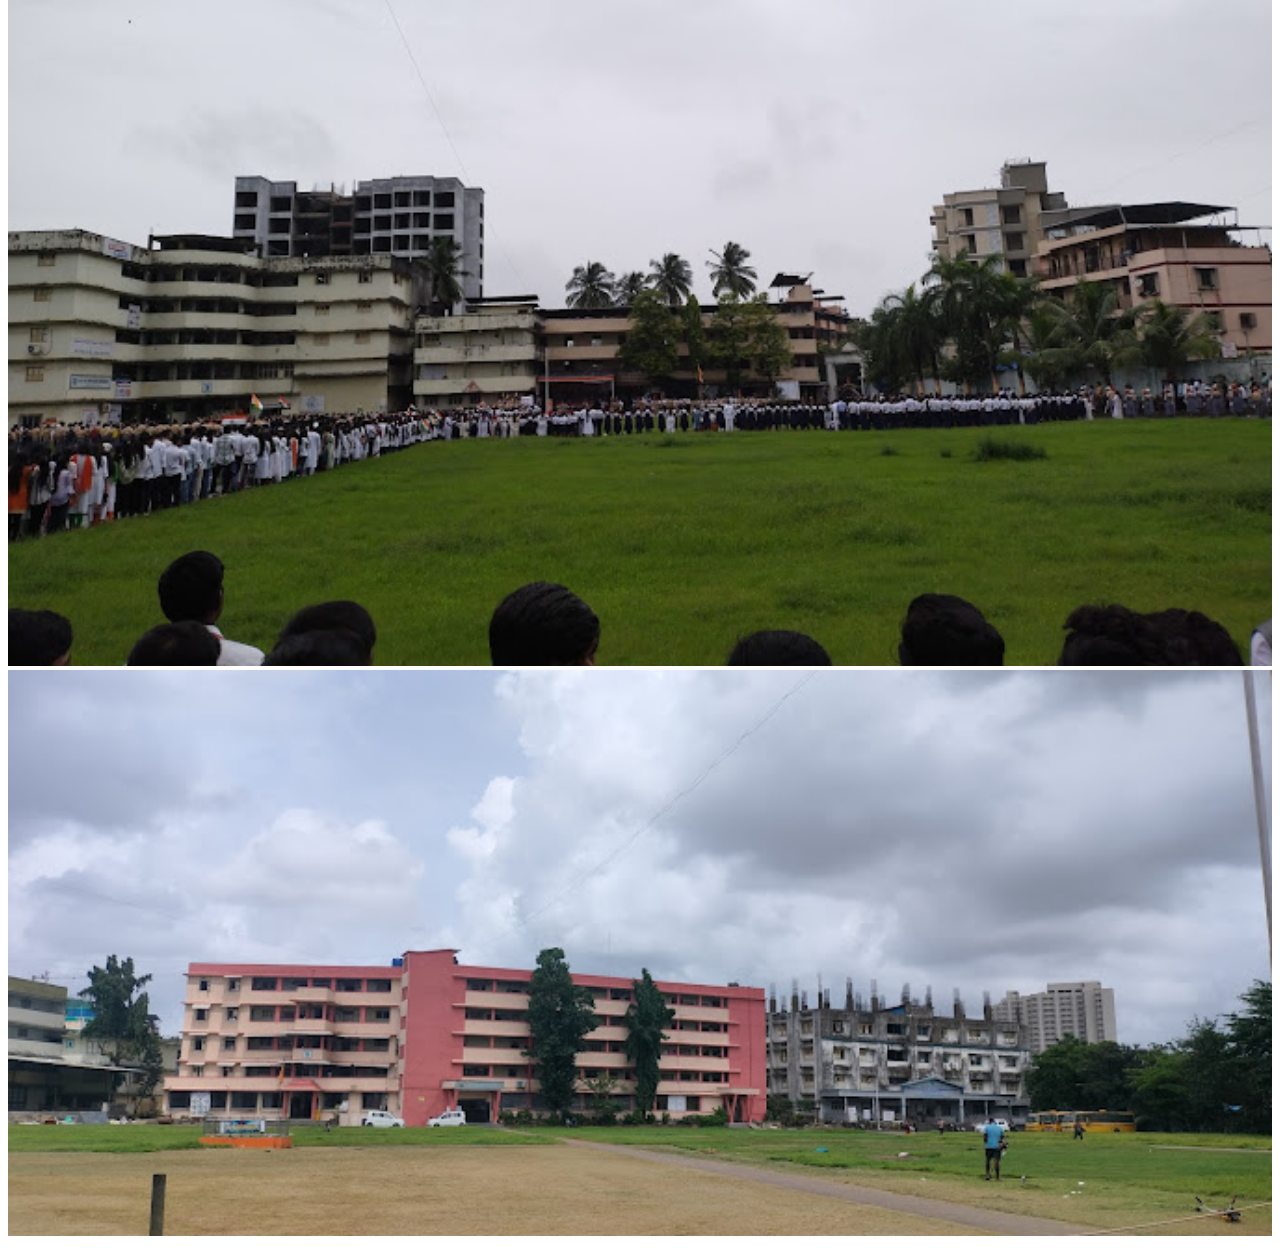
<file: degreecollege.html>
<!DOCTYPE html>
<html lang="en">
<head>
    <meta charset="UTF-8">
    <meta name="viewport" content="width=device-width, initial-scale=1.0">
    <title>Abhinav Vidya Mandir</title>
</head>
<body>
    <img src="./2021-01-08.jpg" alt="" style="width: 100%;">
    <img src="./2020-10-11.jpg" alt="" style="width: 100%;">
    <img src="./5.jpg" alt="" style="width: 100%;">
    <img src="./2023-08-10 (2).jpg" alt="" style="width: 100%;">
    <img src="./2023-08-10.jpg" alt="" style="width: 100%;">
    <img src="./IMG20220815094017.jpg" alt="" style="width: 100%;">
    <img src="./IMG_20220815_083639.jpg" alt="" style="width: 100%;">
    <img src="./2023-08-12.jpg" alt="" style="width: 100%;">
</body>
</html>
</file>
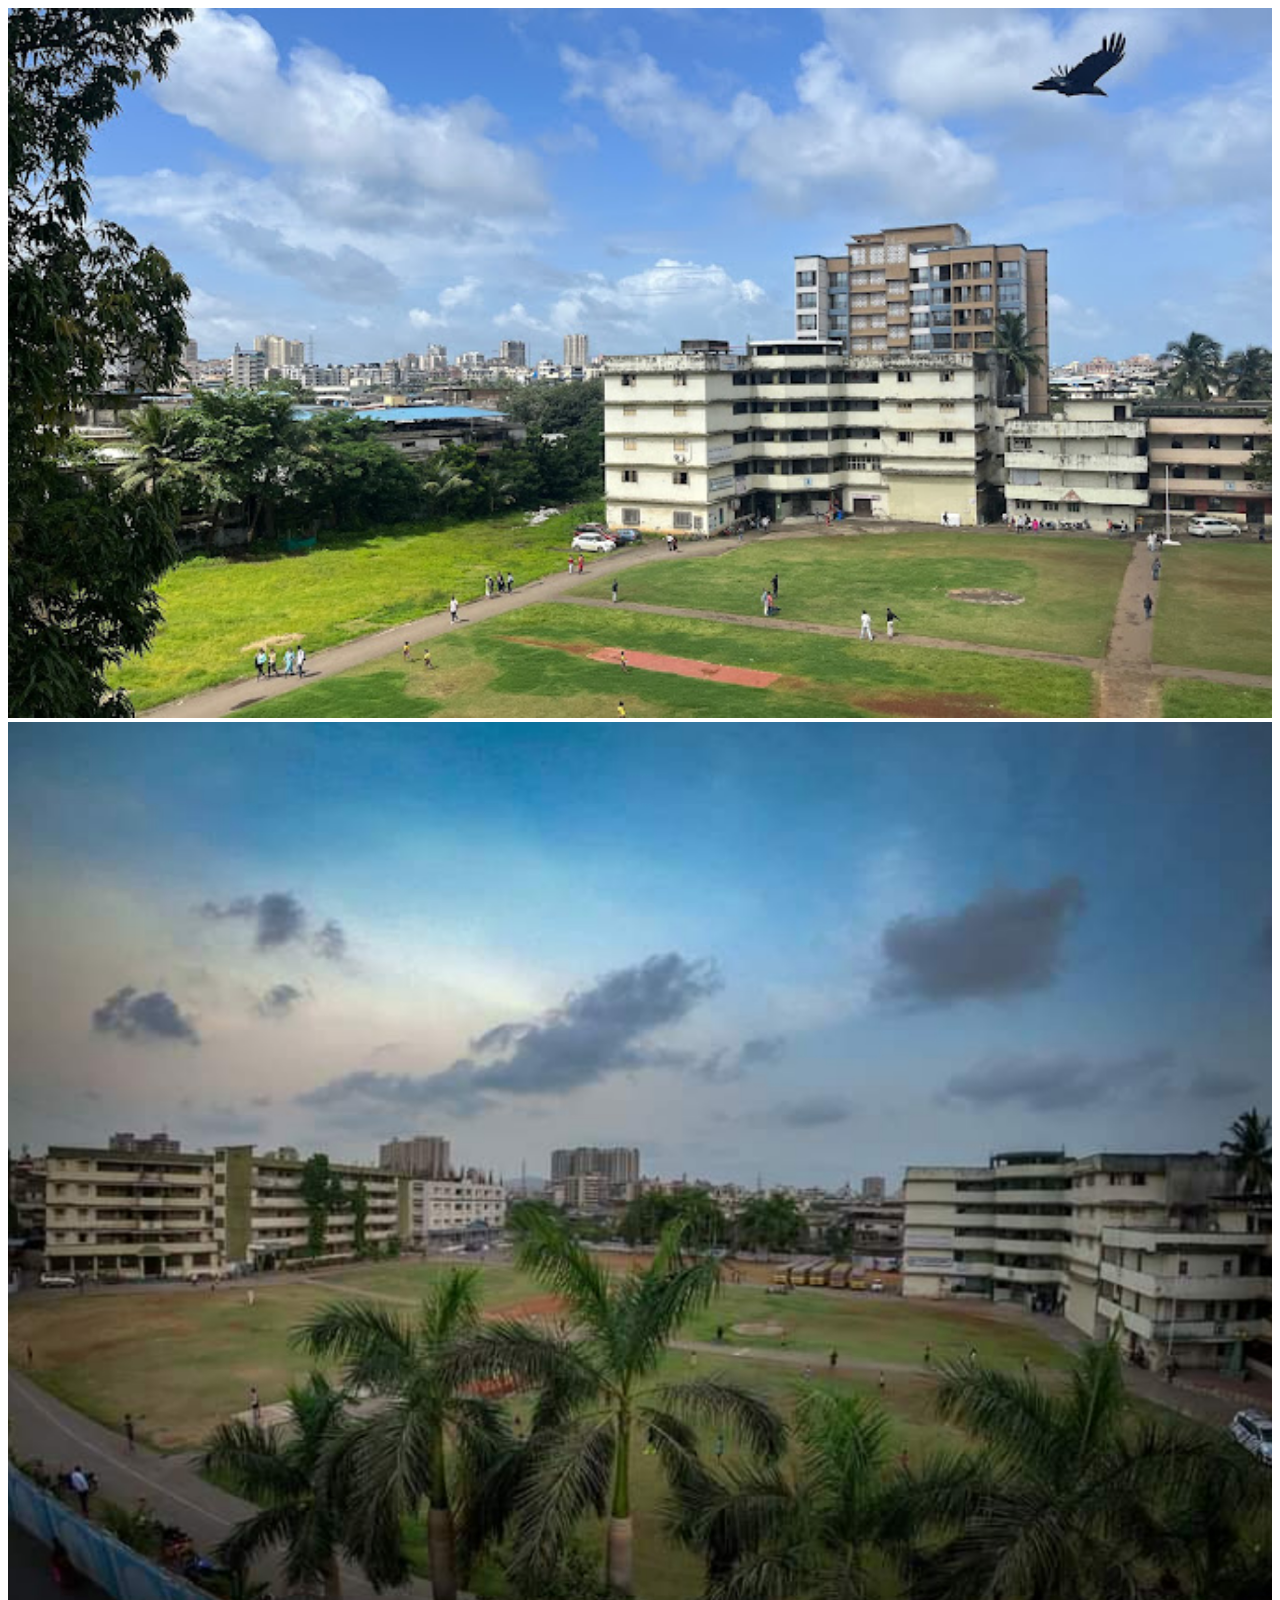
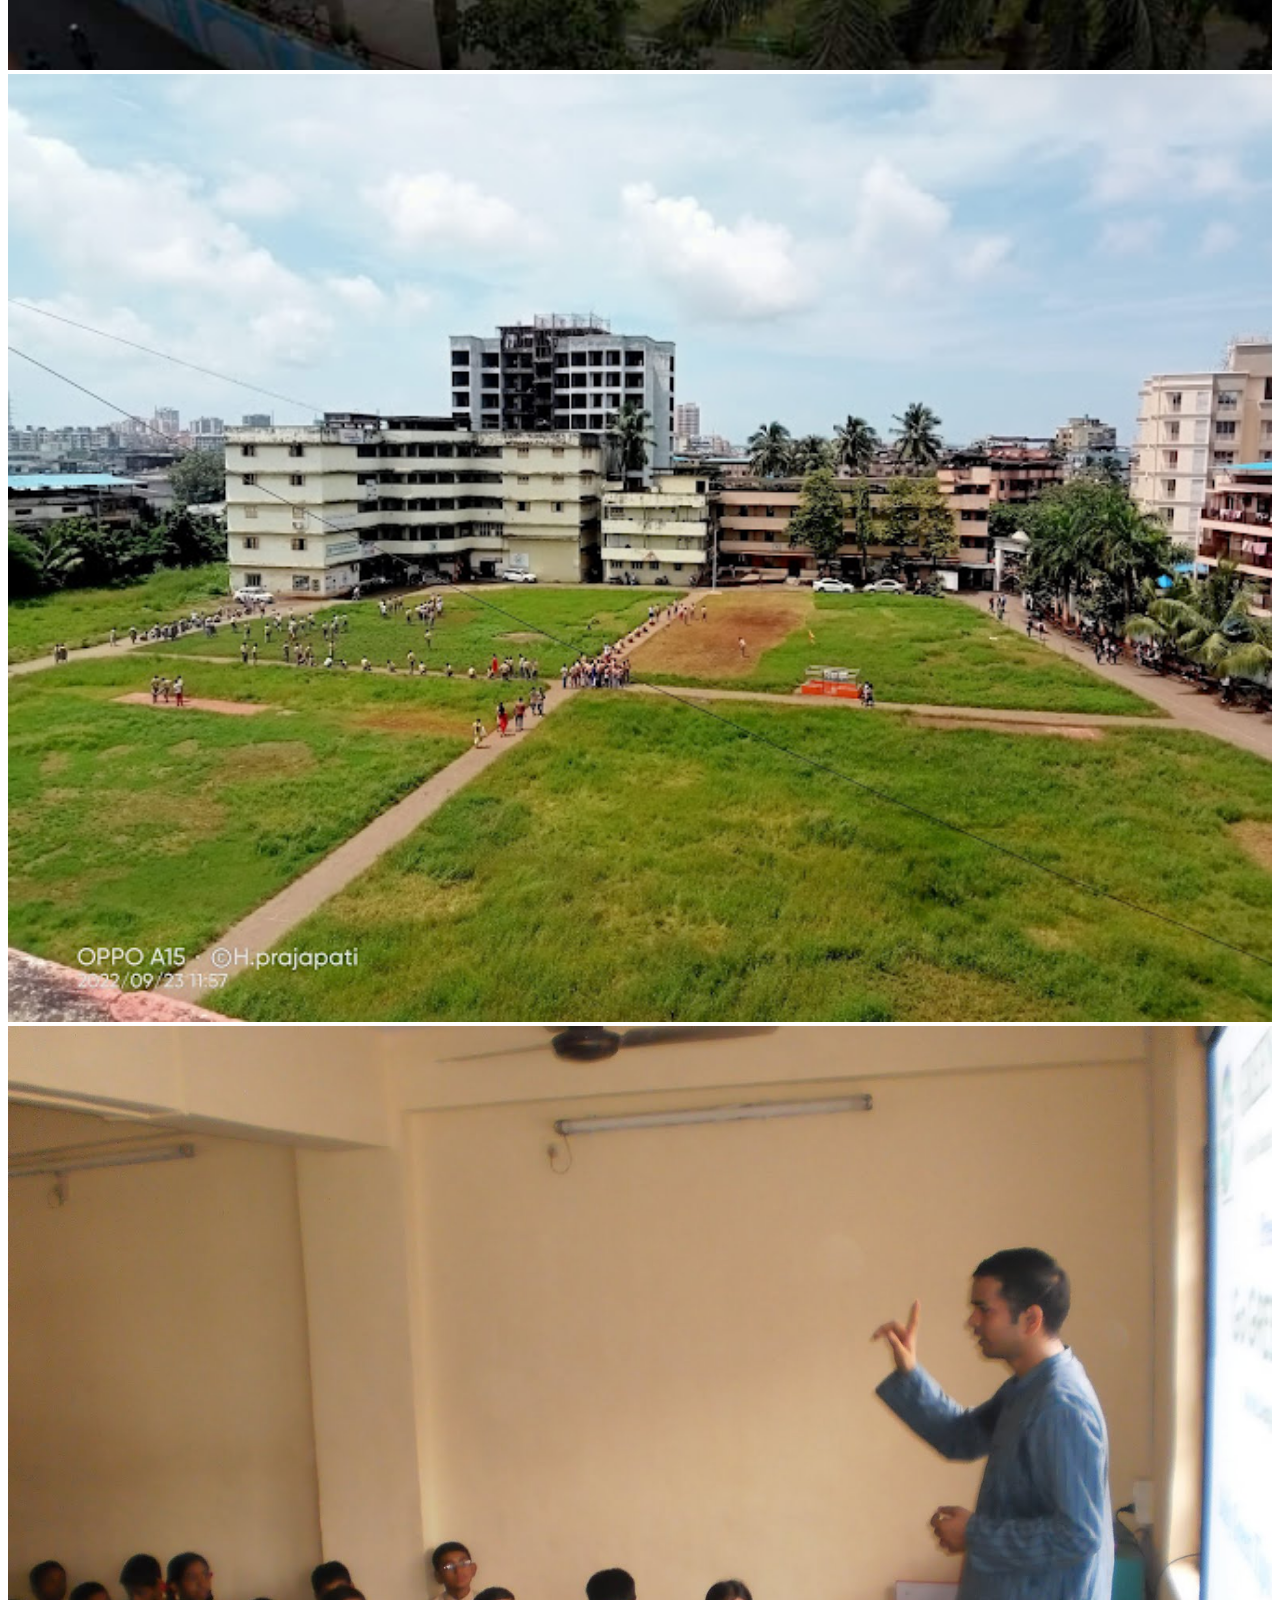
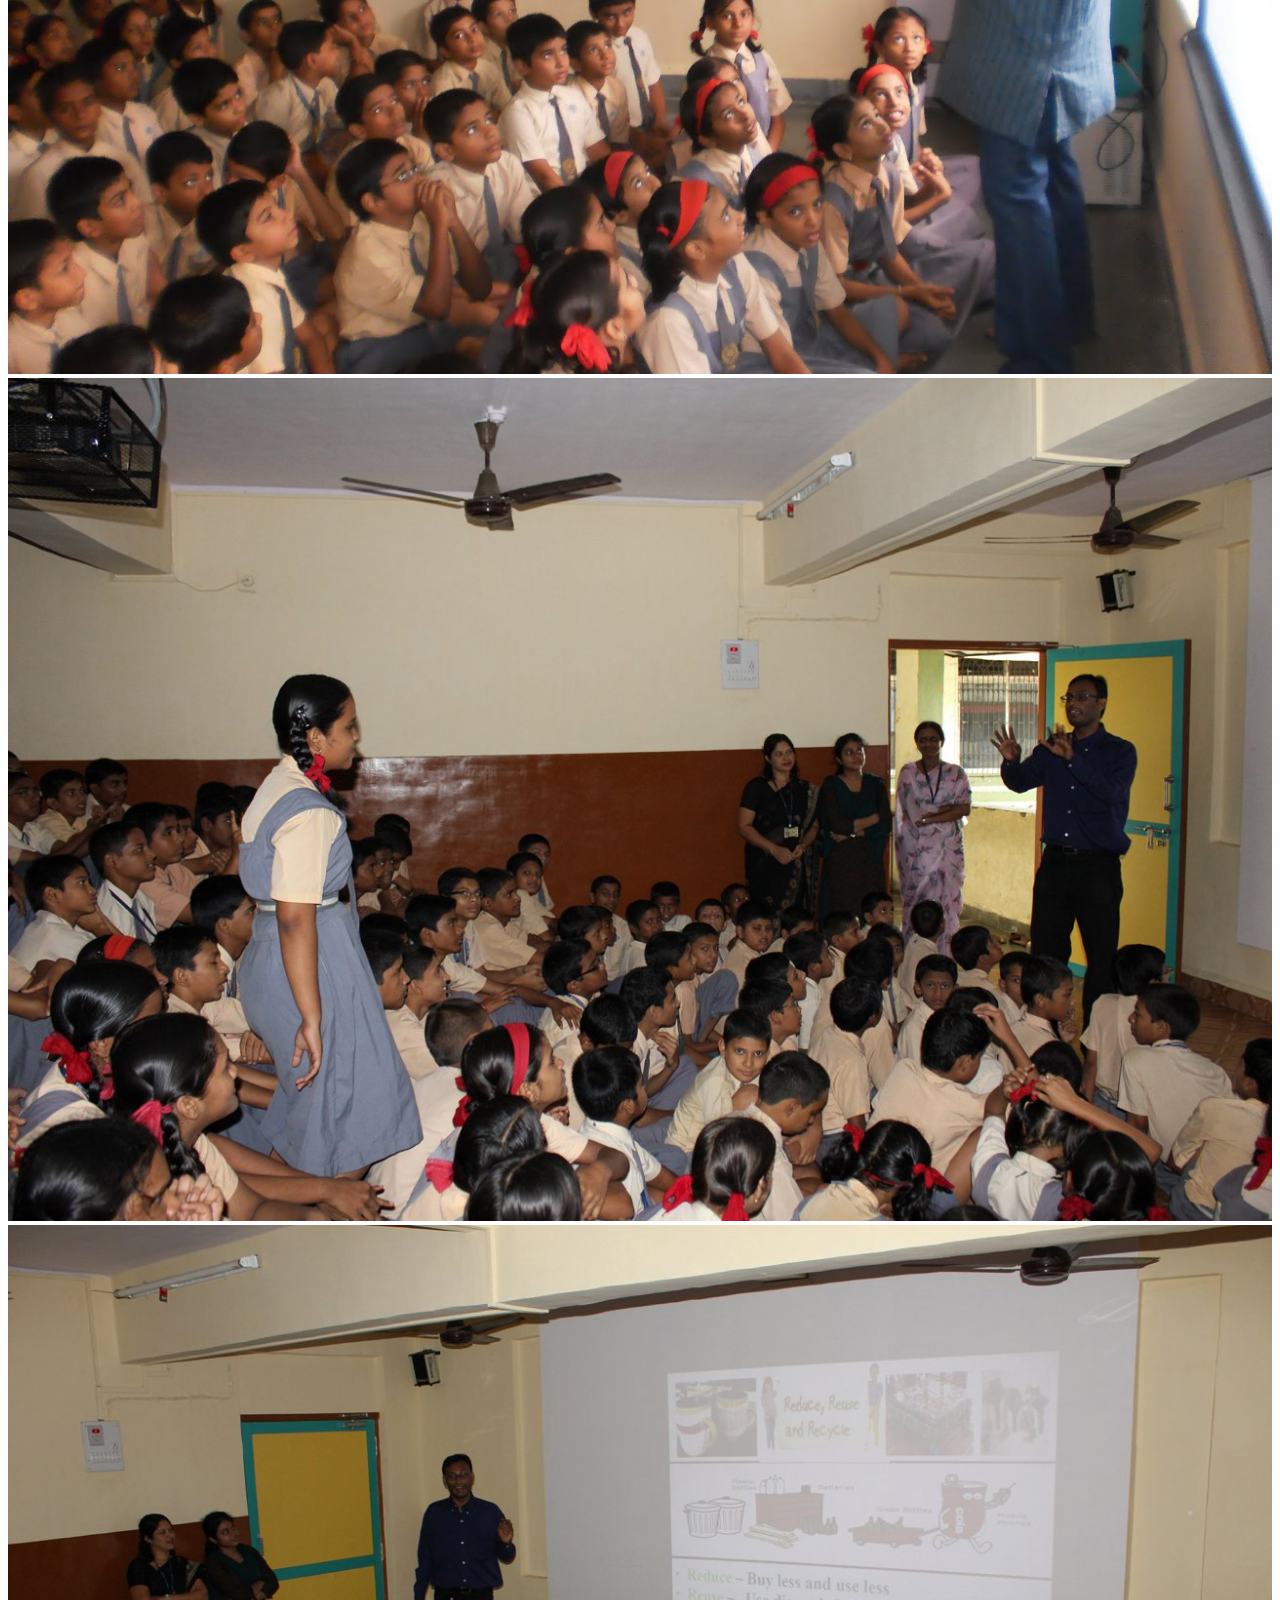
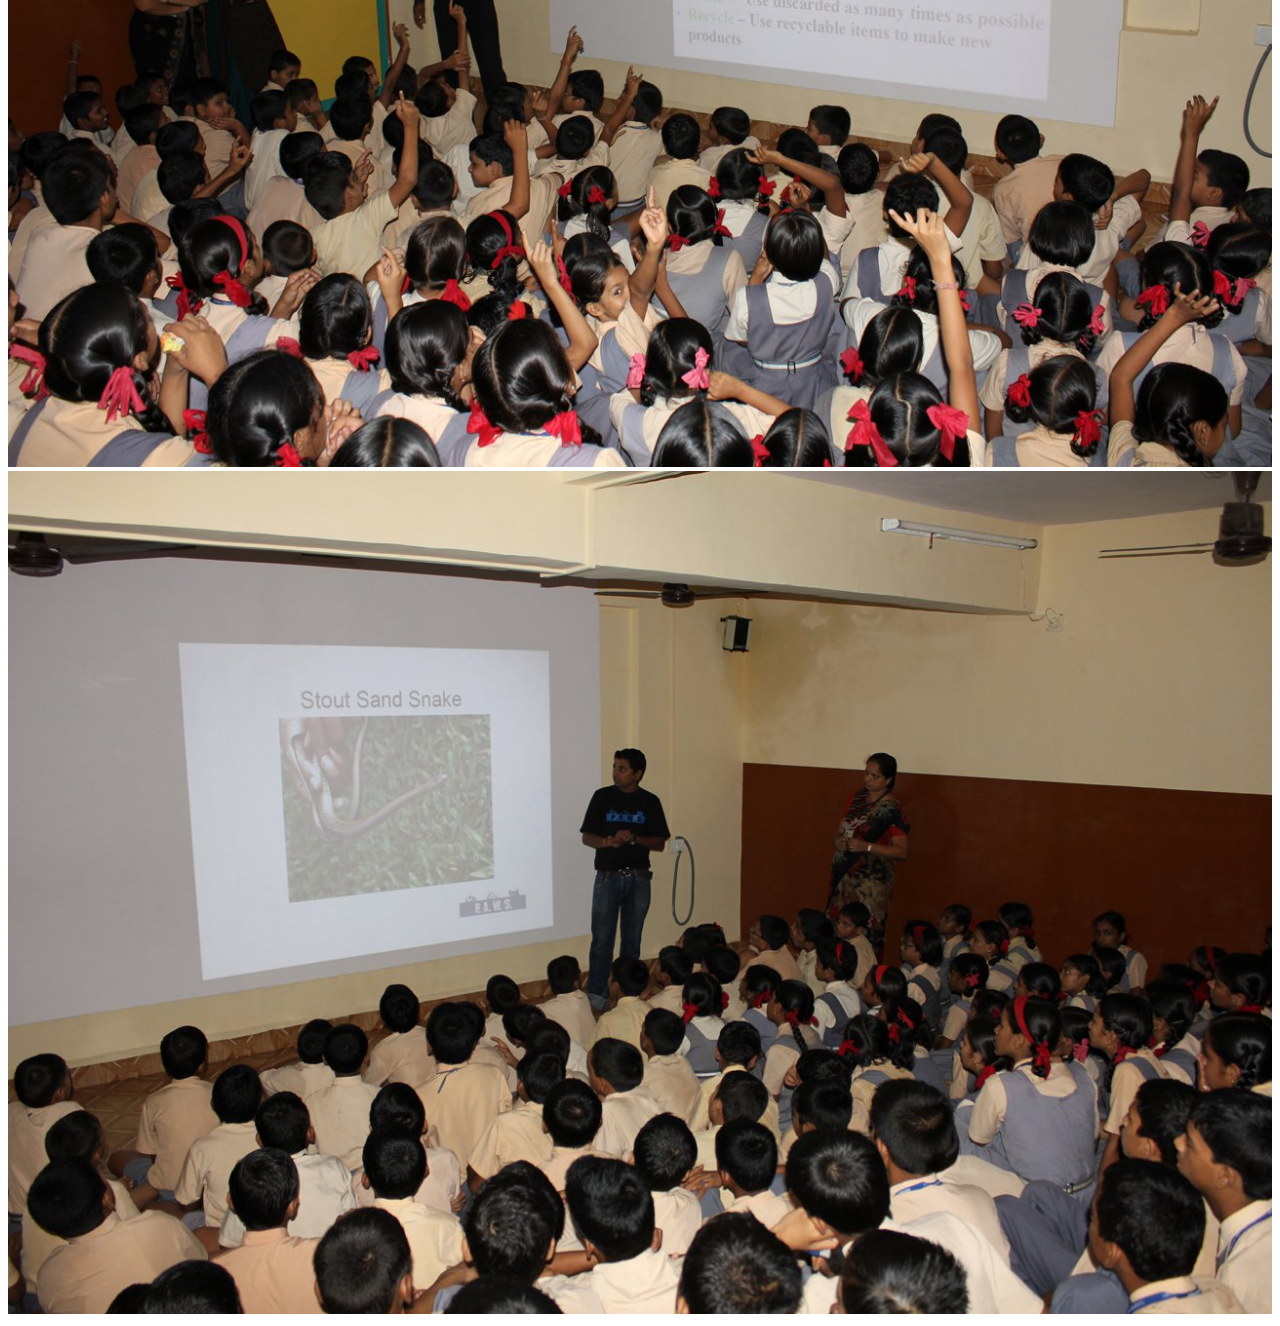
<file: englishmedium.html>
<!DOCTYPE html>
<html lang="en">
<head>
    <meta charset="UTF-8">
    <meta name="viewport" content="width=device-width, initial-scale=1.0">
    <title>Abhinav Vidya Mandir</title>
</head>
<body>
    <img src="./2023-09-25.jpg" alt="" style="width: 100%;">
    <img src="./5.jpg" alt="" style="width: 100%;">
    <img src="./IMG20220923115733.jpg" alt="" style="width: 100%;">
    <img src="./teacher.jpg" alt="" style="width: 100%;">
    <img src="./avroom.jpg" alt="" style="width: 100%;">
    <img src="./avroom2.jpg" alt="" style="width: 100%;">
    <img src="./avroom3.jpg" alt="" style="width: 100%;">
</body>
</html>
</file>
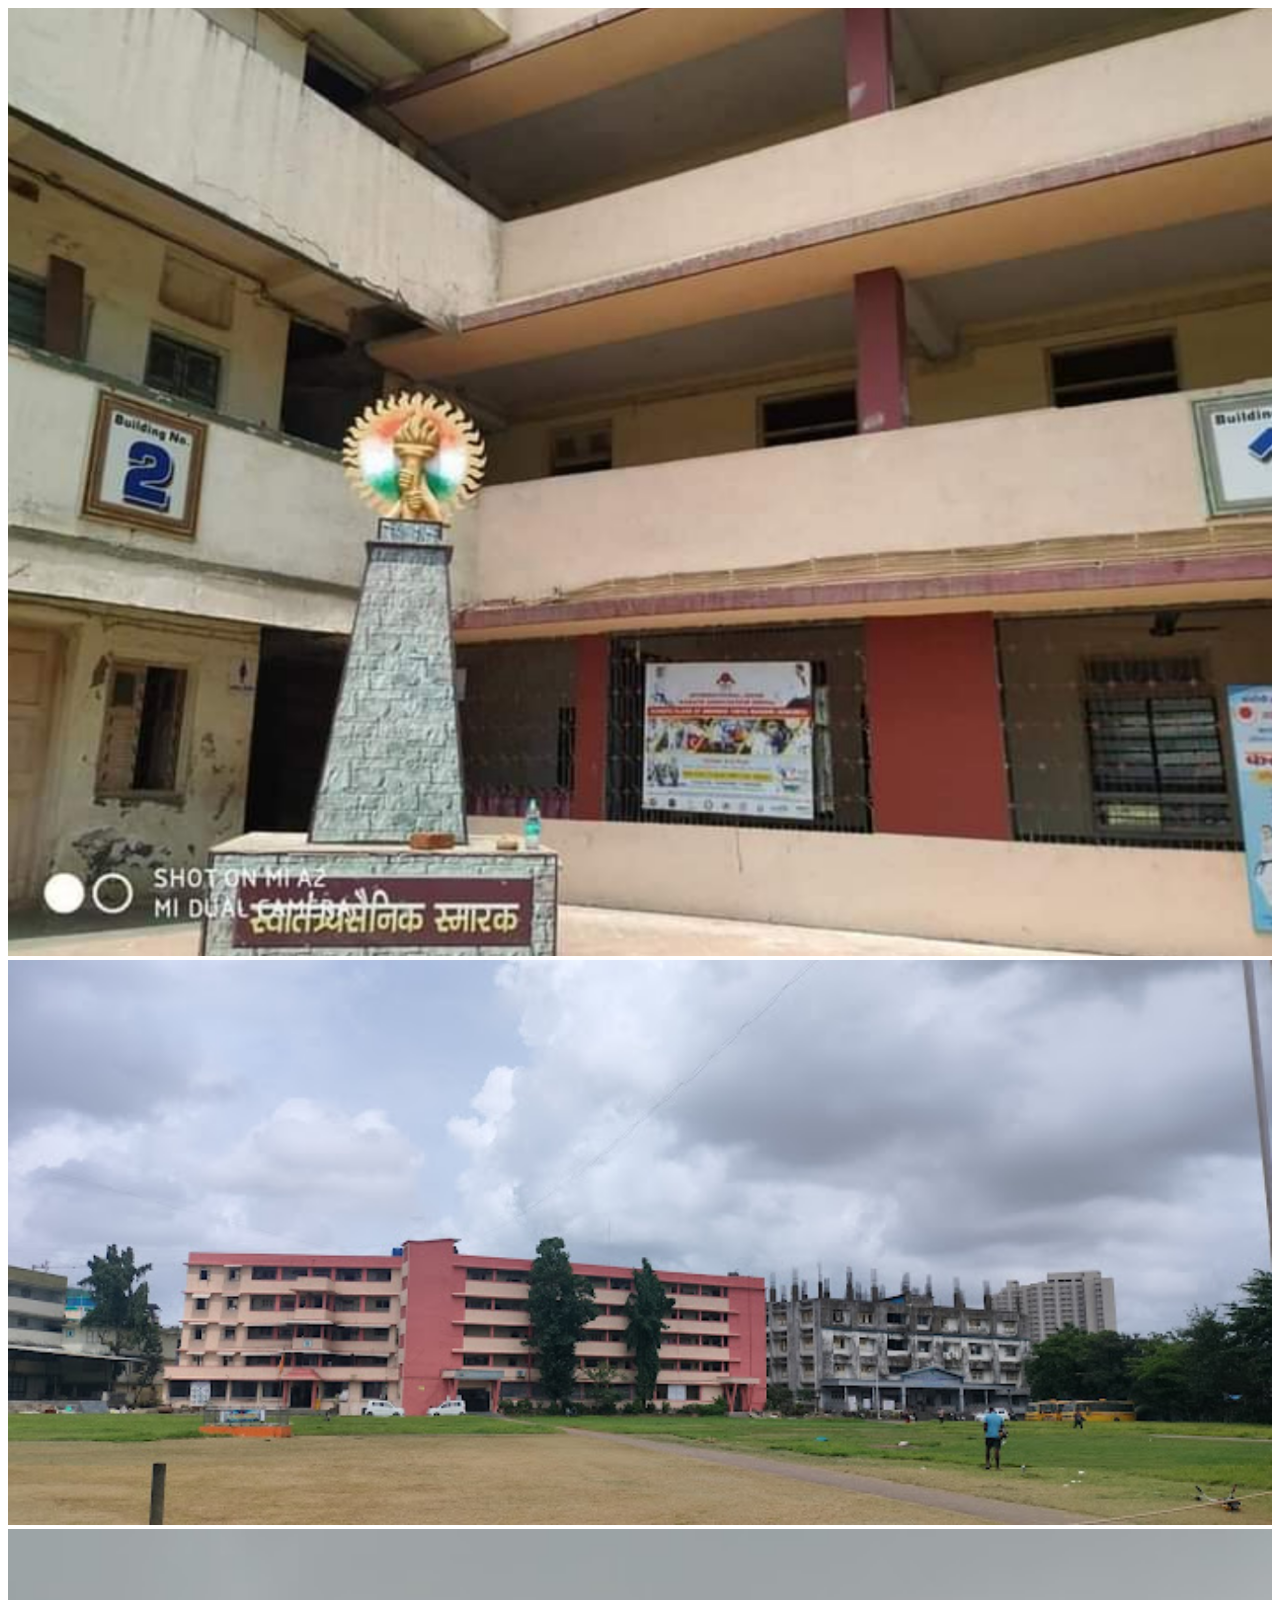
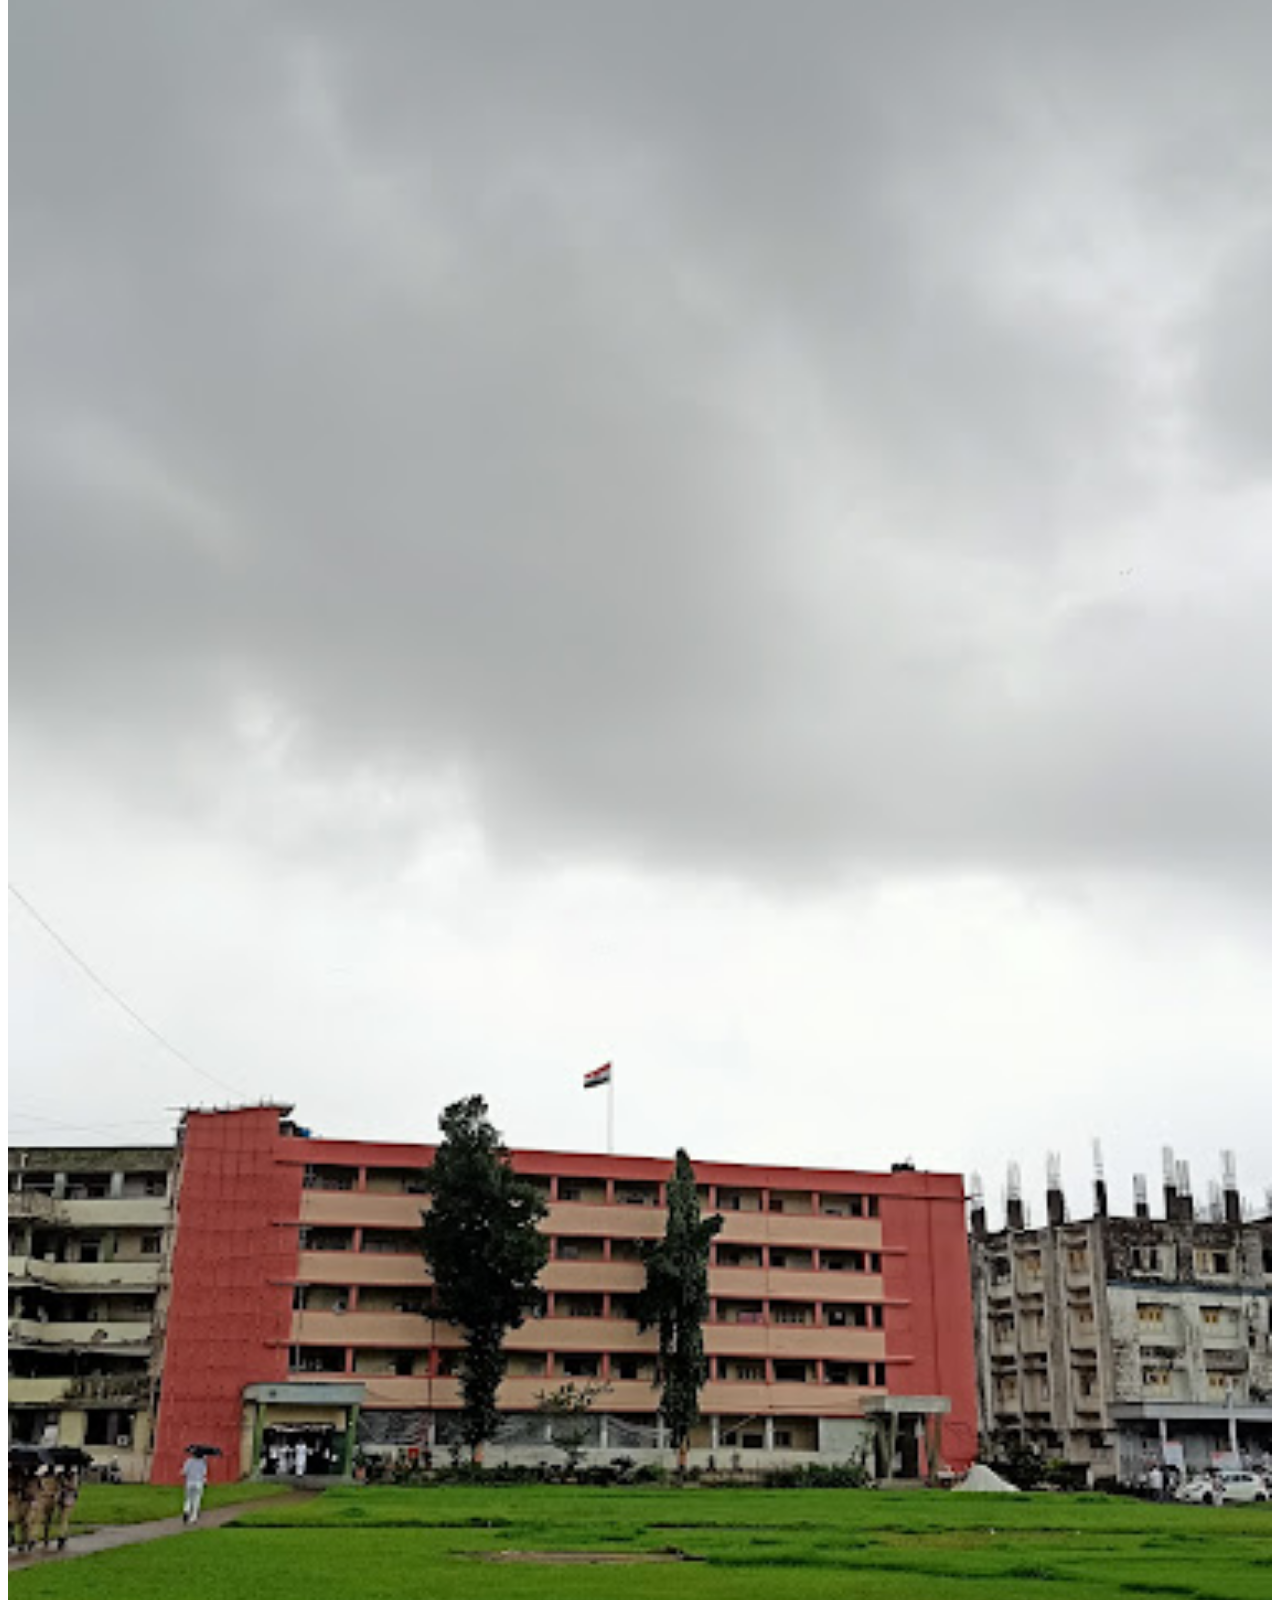
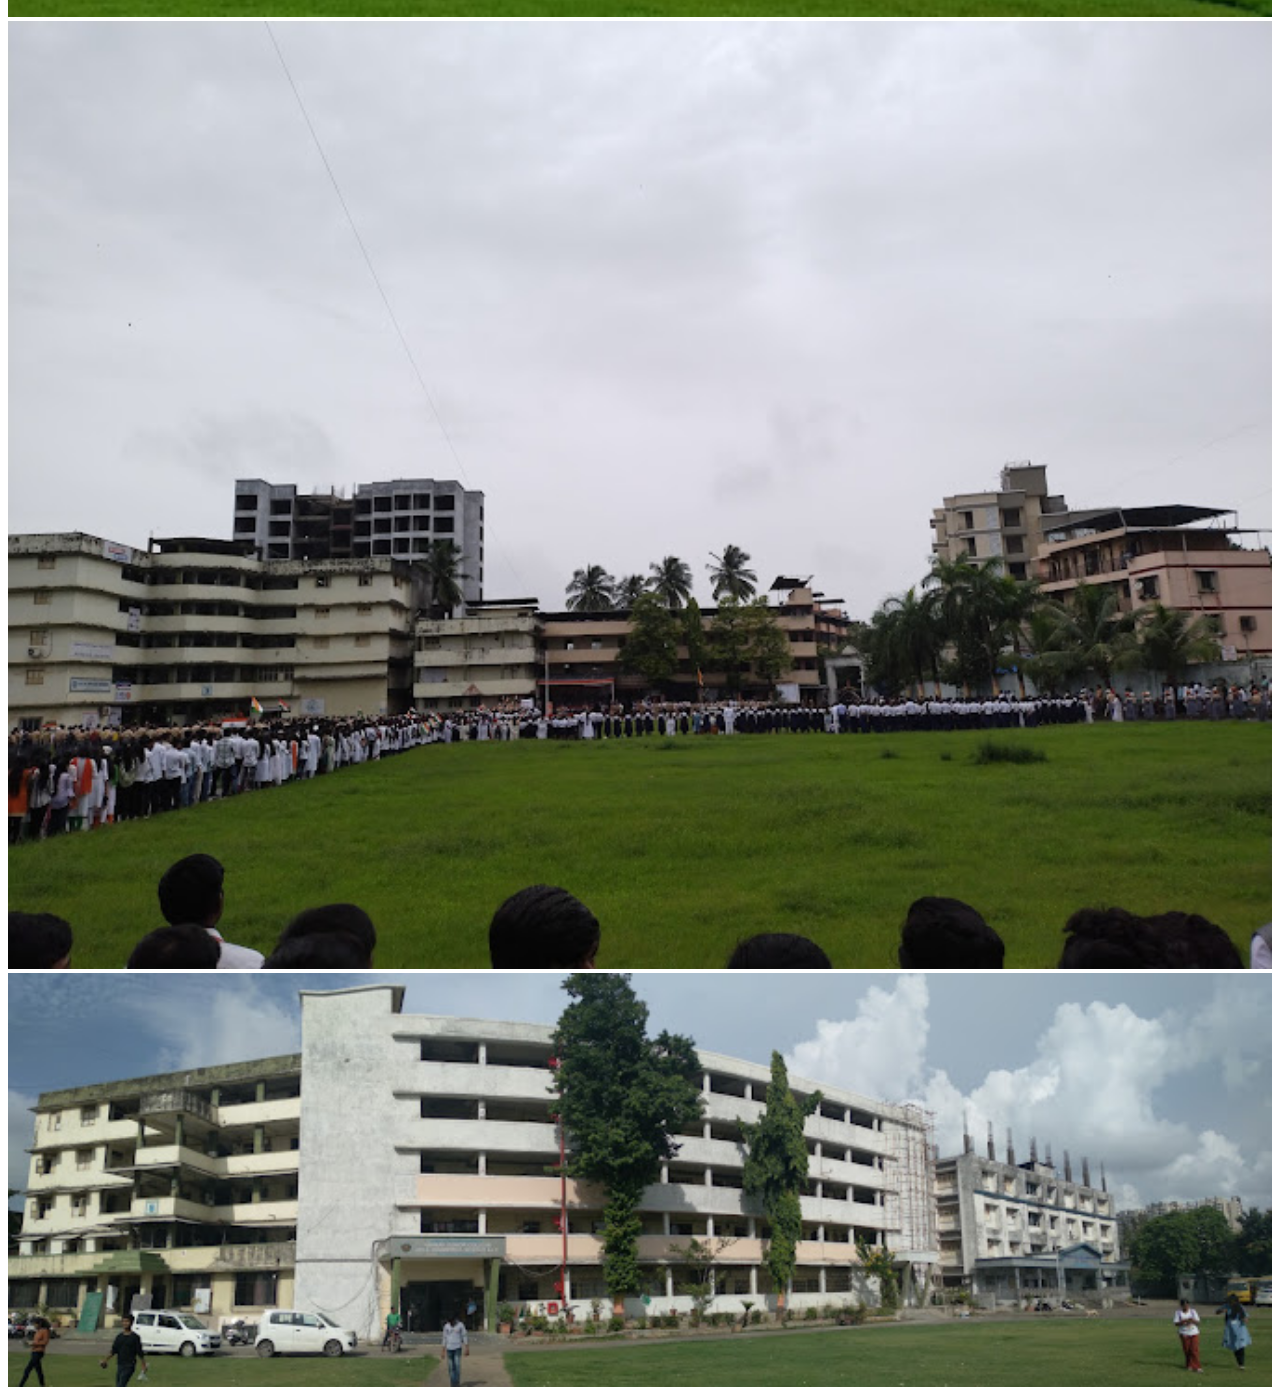
<file: gujaratimedium.html>
<!DOCTYPE html>
<html lang="en">
<head>
    <meta charset="UTF-8">
    <meta name="viewport" content="width=device-width, initial-scale=1.0">
    <title>Abhinav Vidya Mandir</title>
</head>
<body>
    <img src="./4.jpg" alt="" style="width: 100%;">
    <img src="./2023-08-12.jpg" alt="" style="width: 100%;">
    <img src="./IMG20220815094017.jpg" alt="" style="width: 100%;">
    <img src="./IMG_20220815_083639.jpg" alt="" style="width: 100%;">
    <img src="./2022-07-04.jpg" alt="" style="width: 100%;">

</body>
</html>
</file>
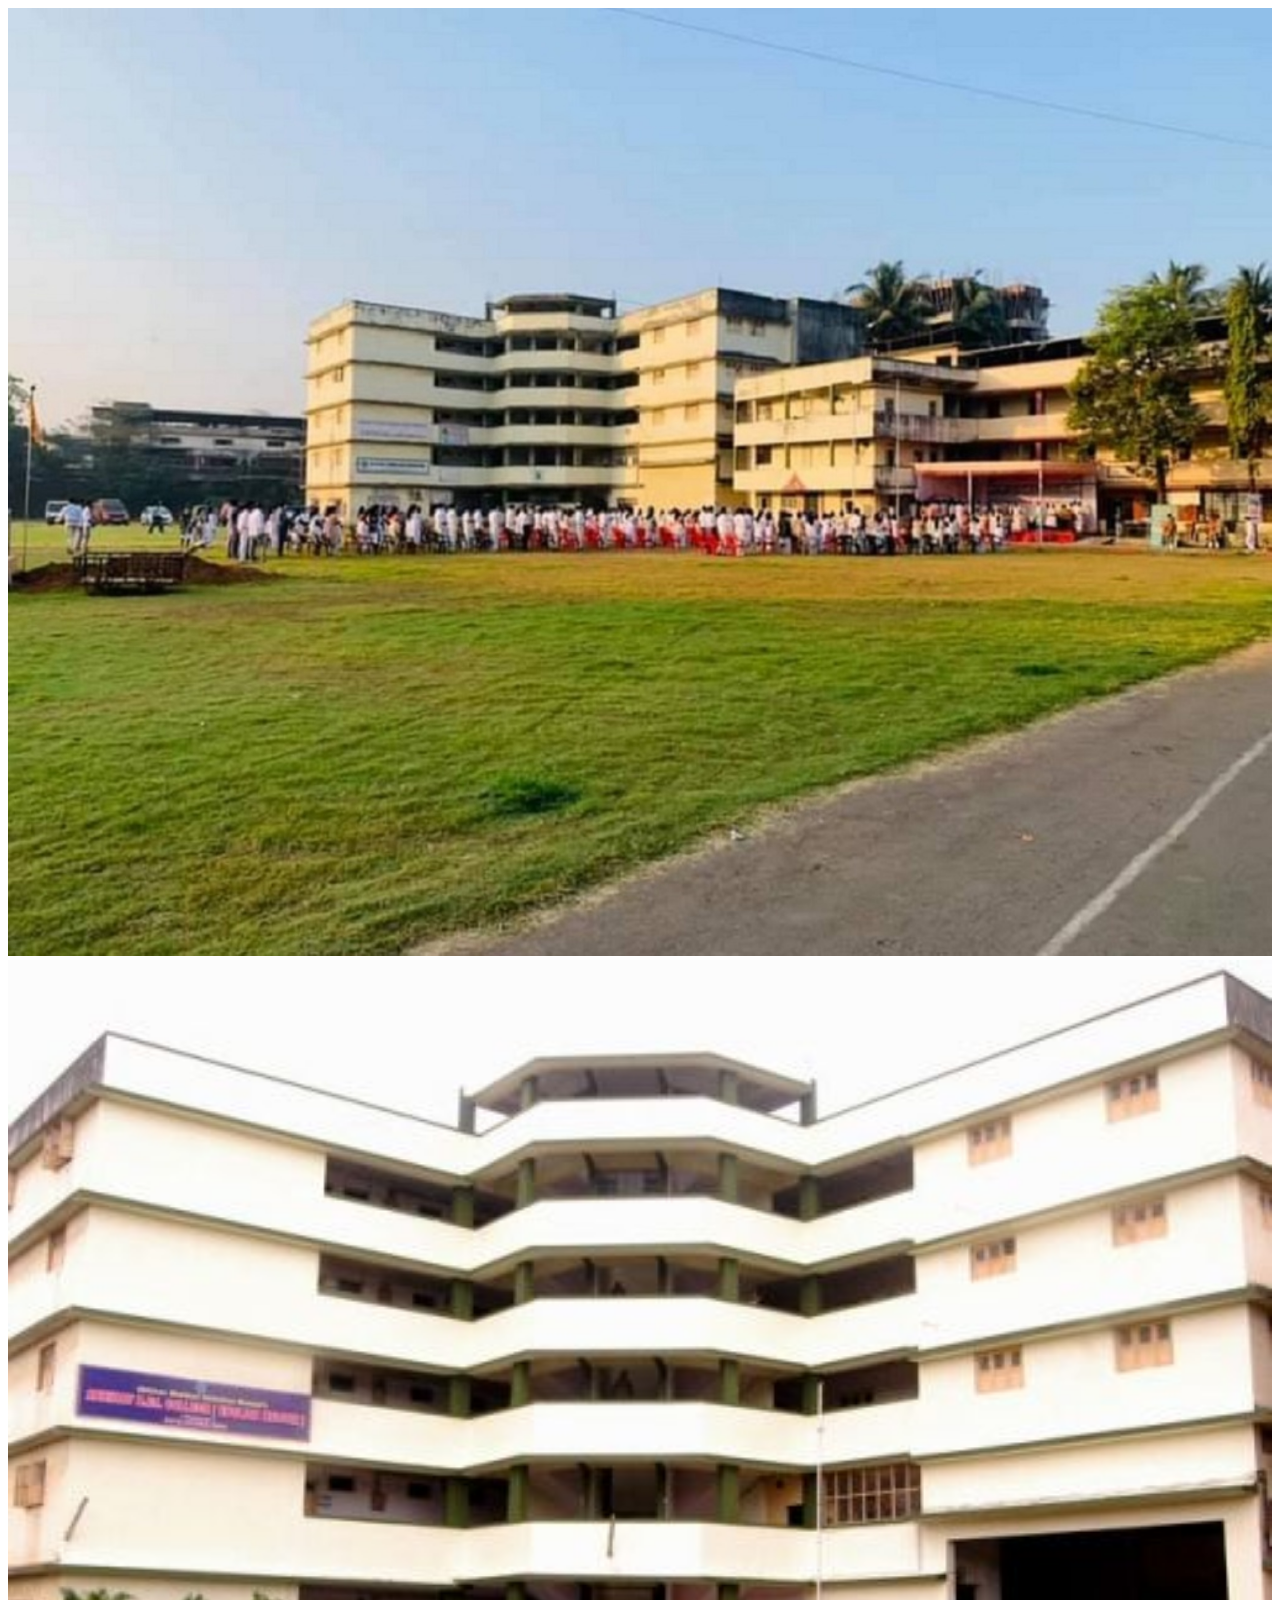
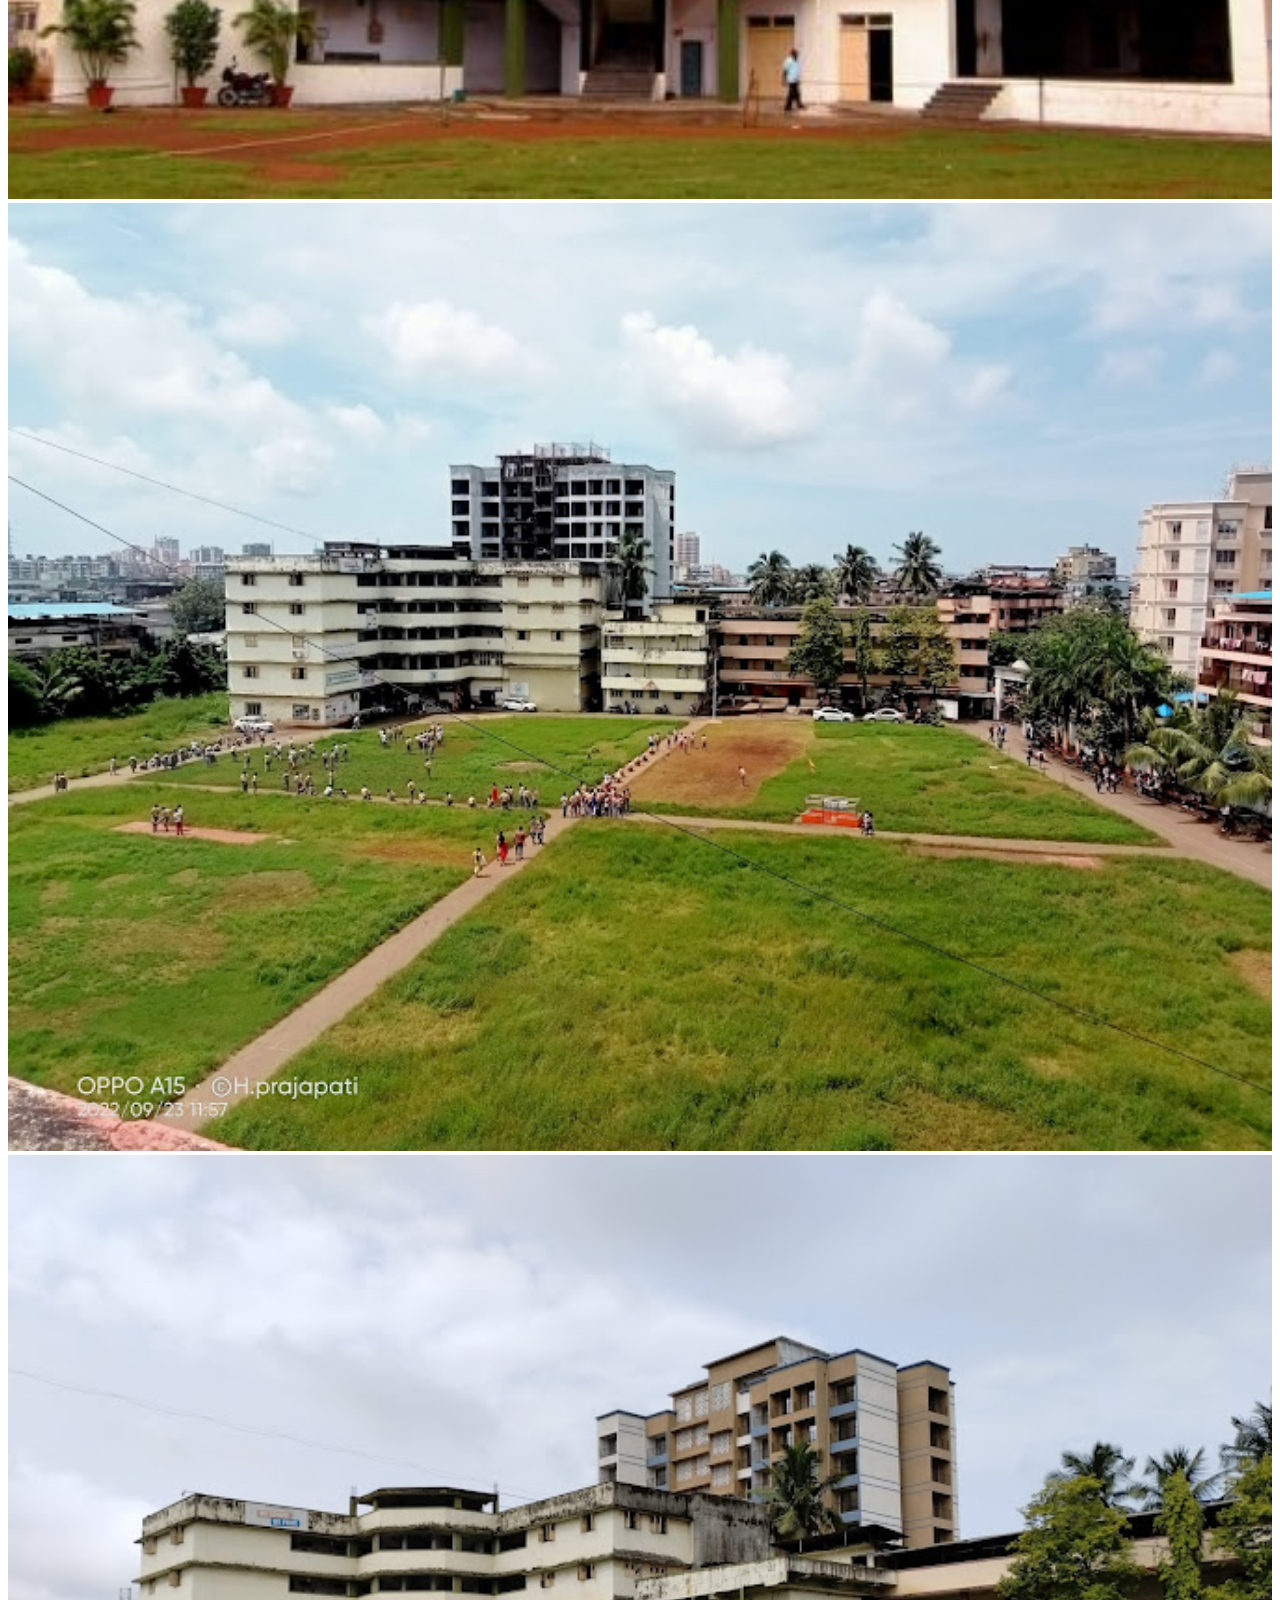
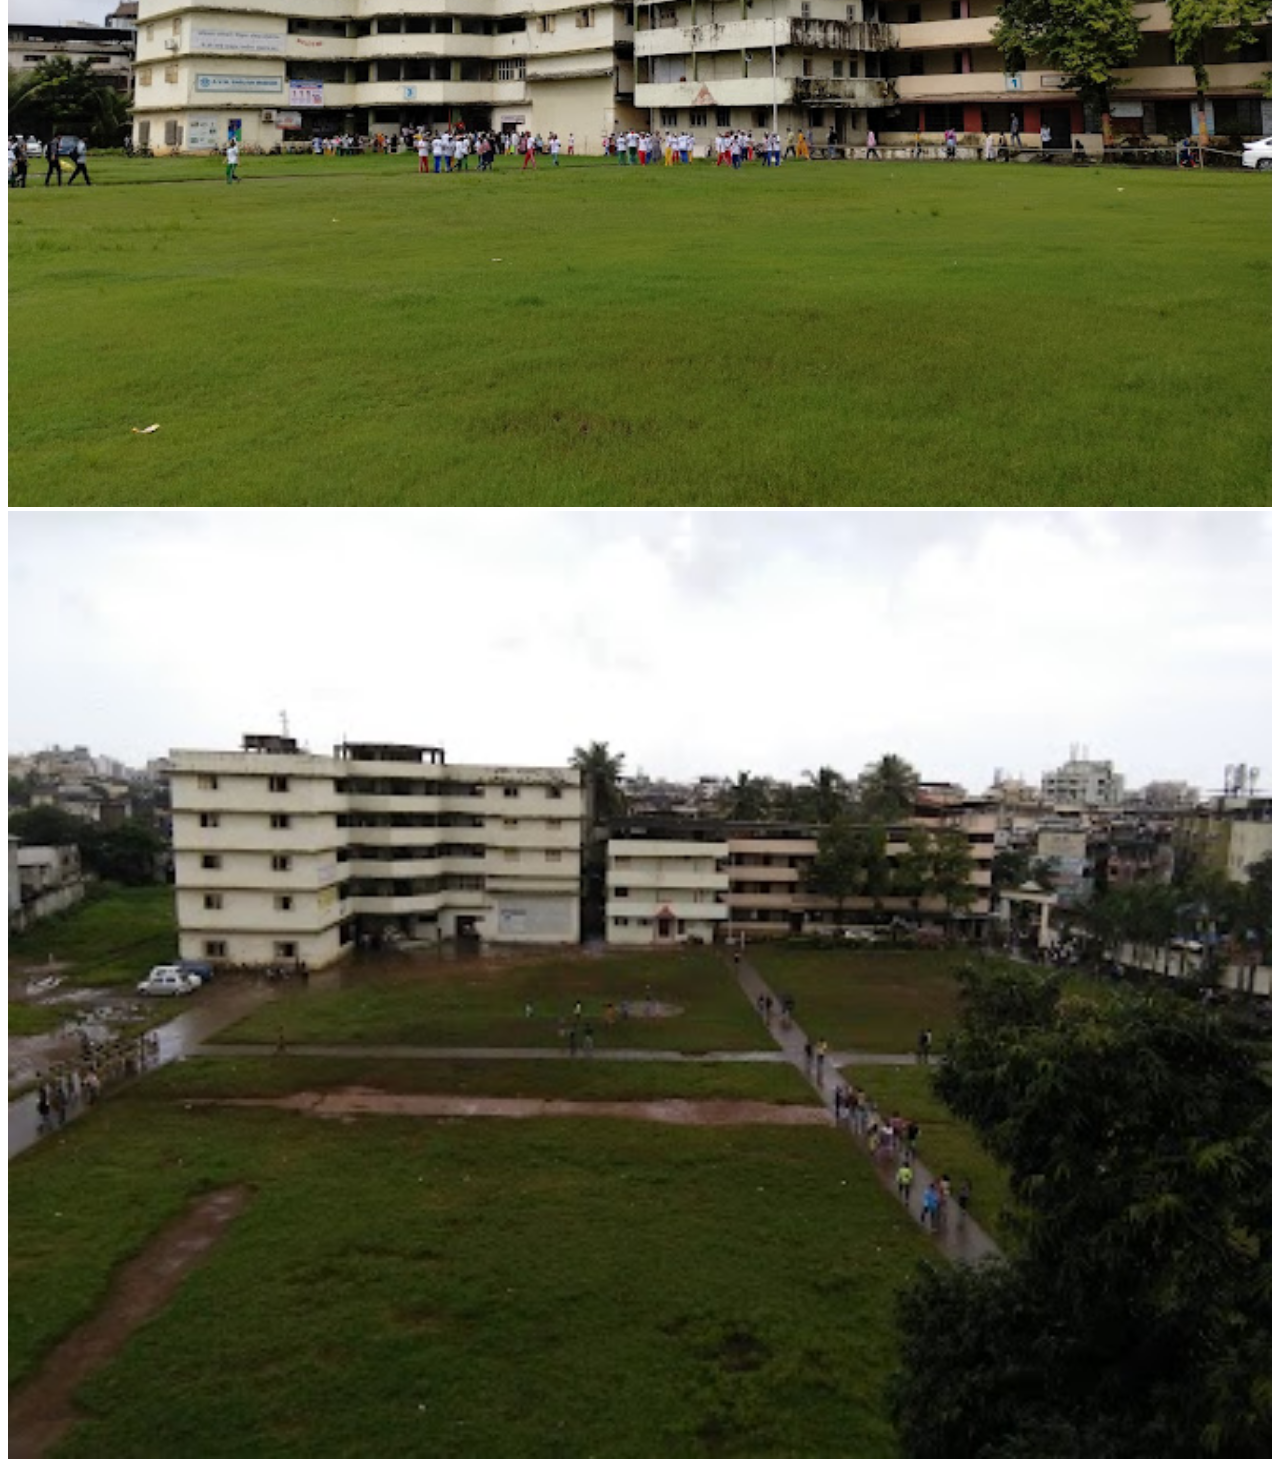
<file: hindimedium.html>
<!DOCTYPE html>
<html lang="en">
<head>
    <meta charset="UTF-8">
    <meta name="viewport" content="width=device-width, initial-scale=1.0">
    <title>Abhinav Vidya Mandir</title>
</head>
<body>
    <img src="./1.jpg" alt="" style="width: 100%;">
    <img src="./school.jpg" alt="" style="width: 100%;">
    <img src="./IMG20220923115733.jpg" alt="" style="width: 100%;">
    <img src="./avmcamp.jpg" alt="" style="width: 100%;">
    <img src="./college.jpg" alt="" style="width: 100%;">

</body>
</html>
</file>
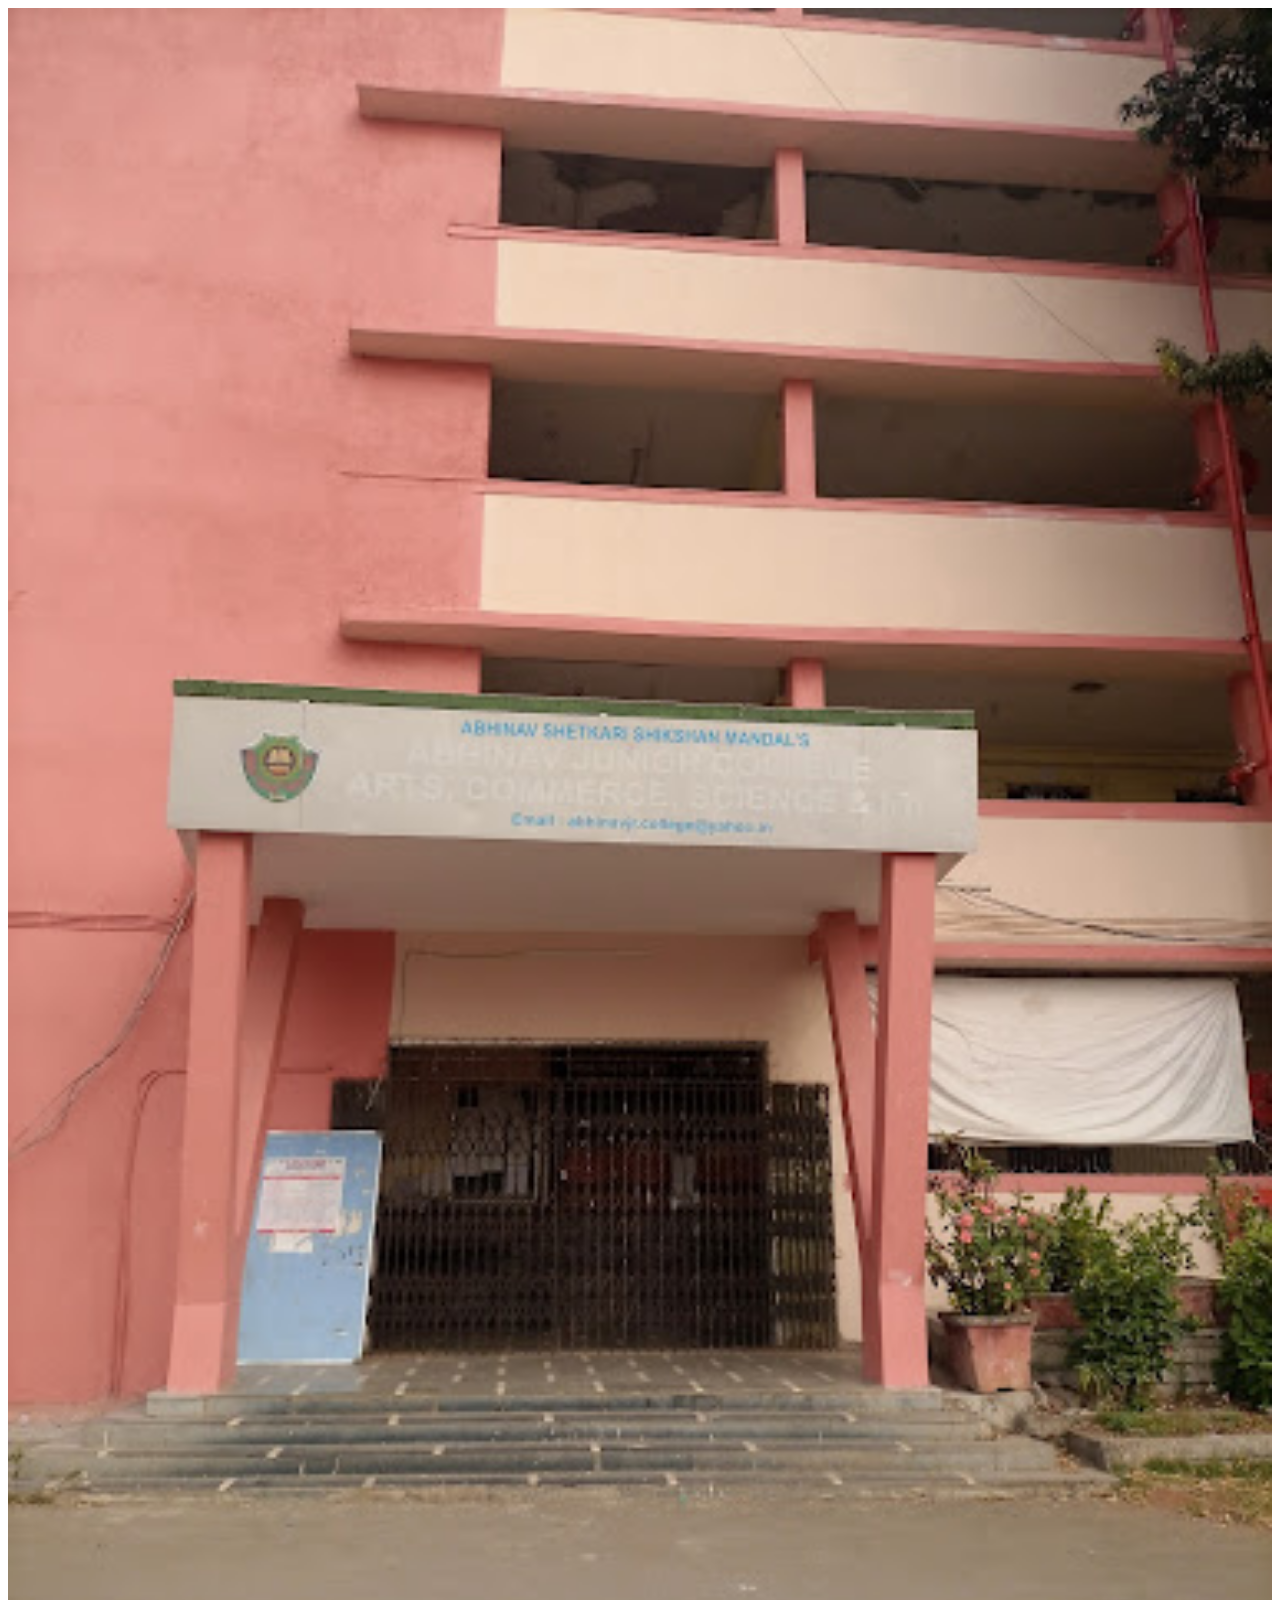
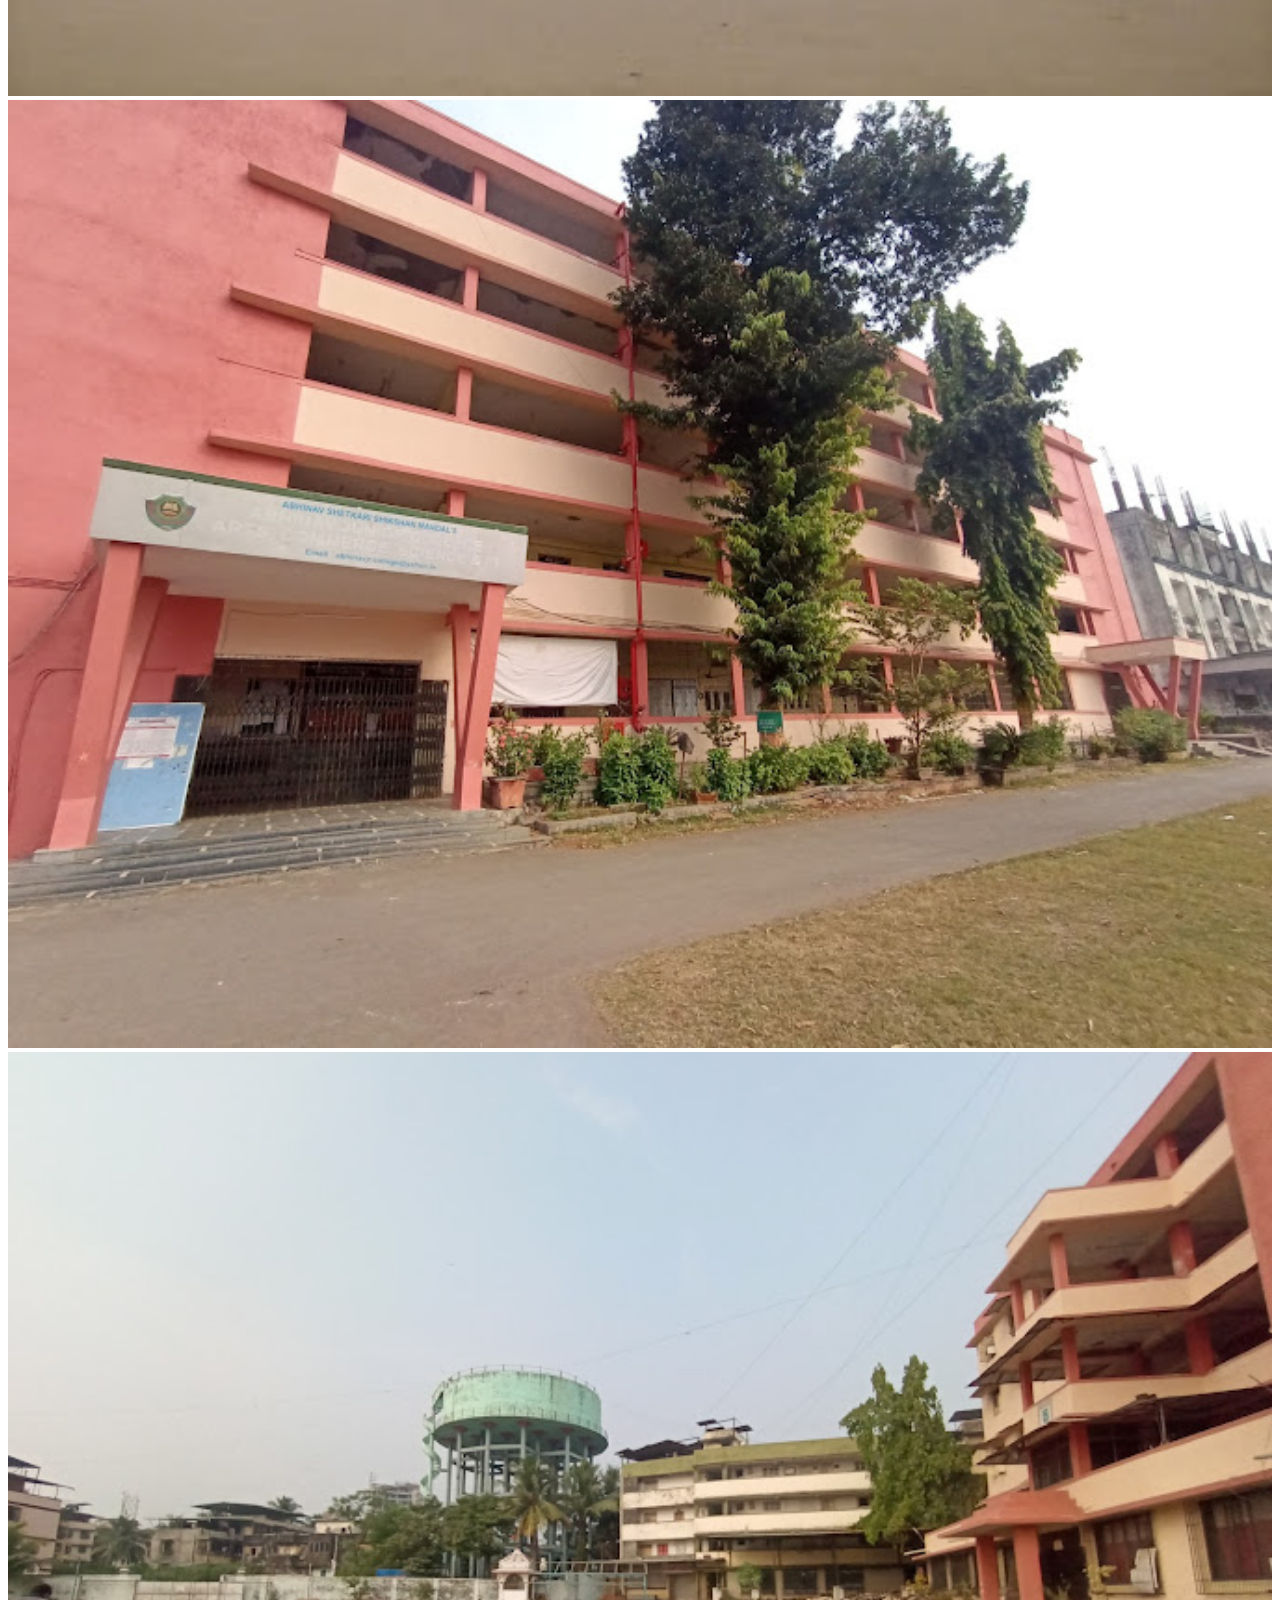
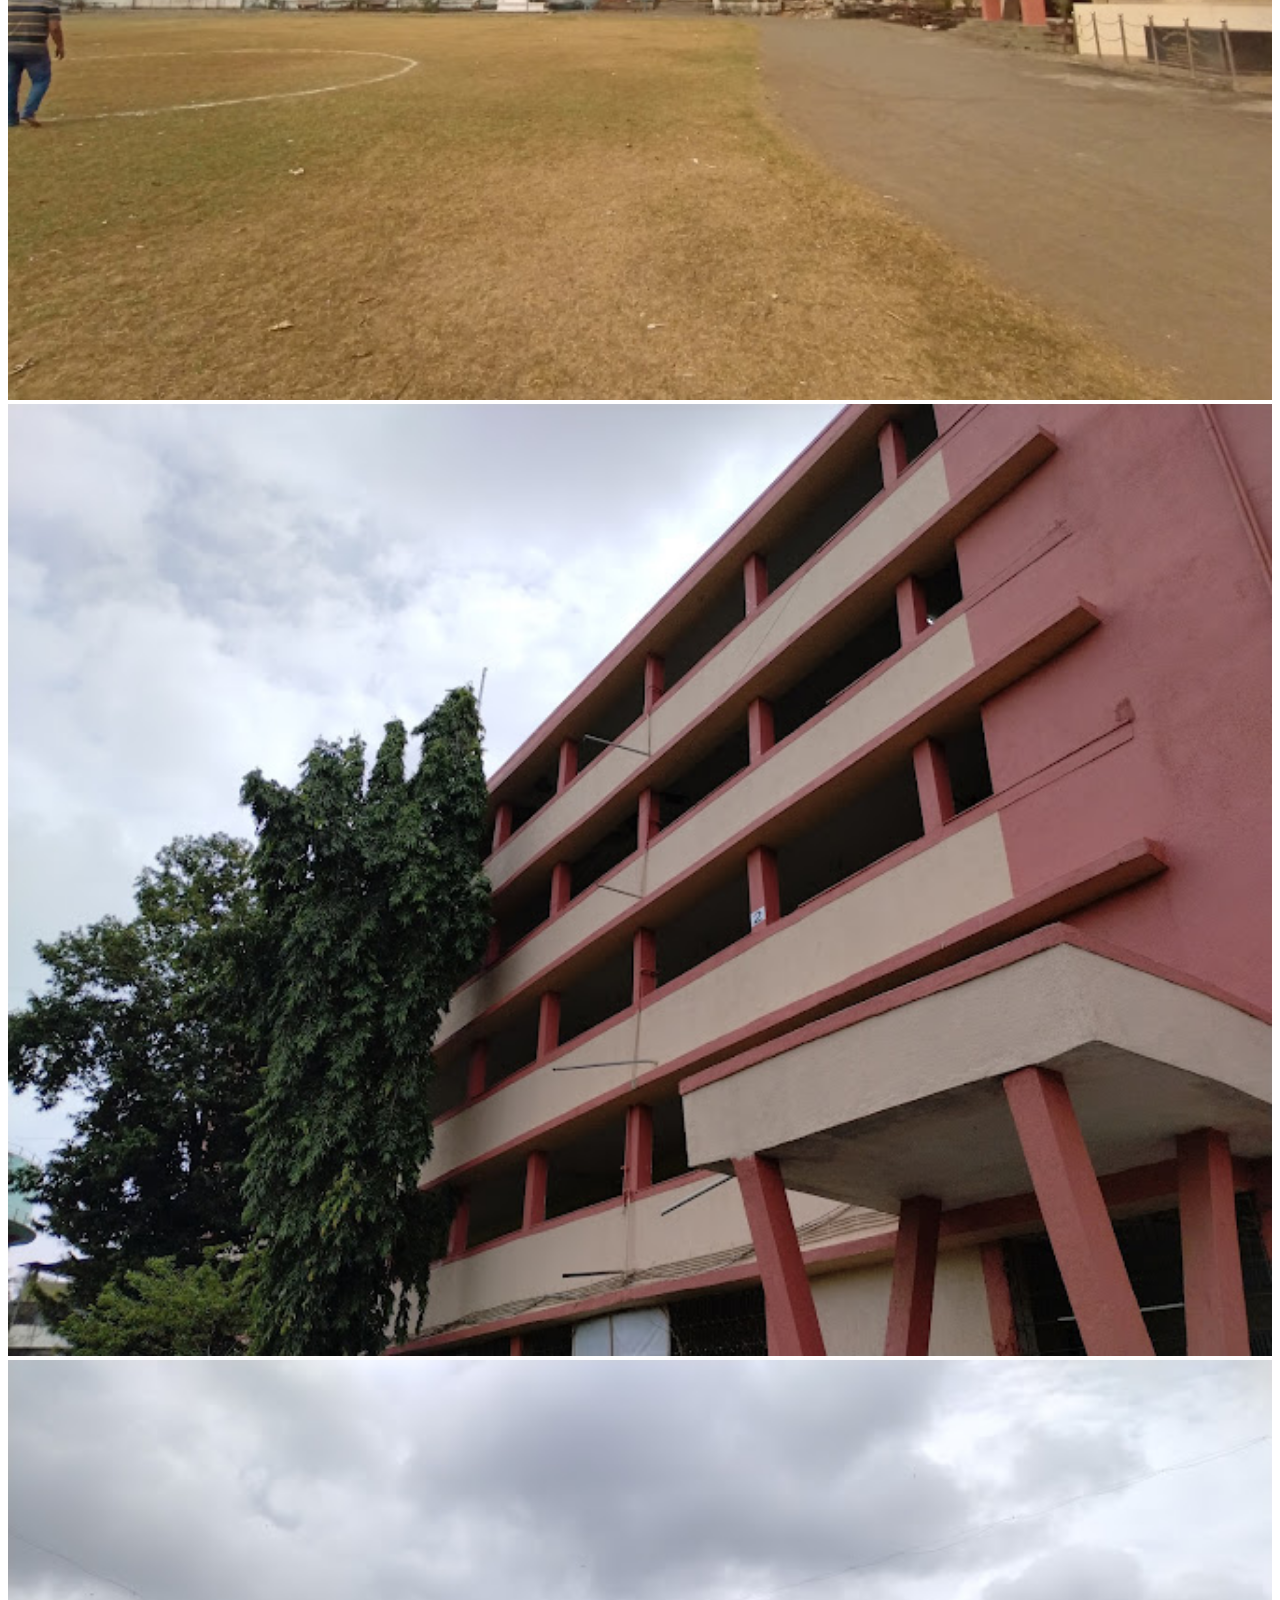
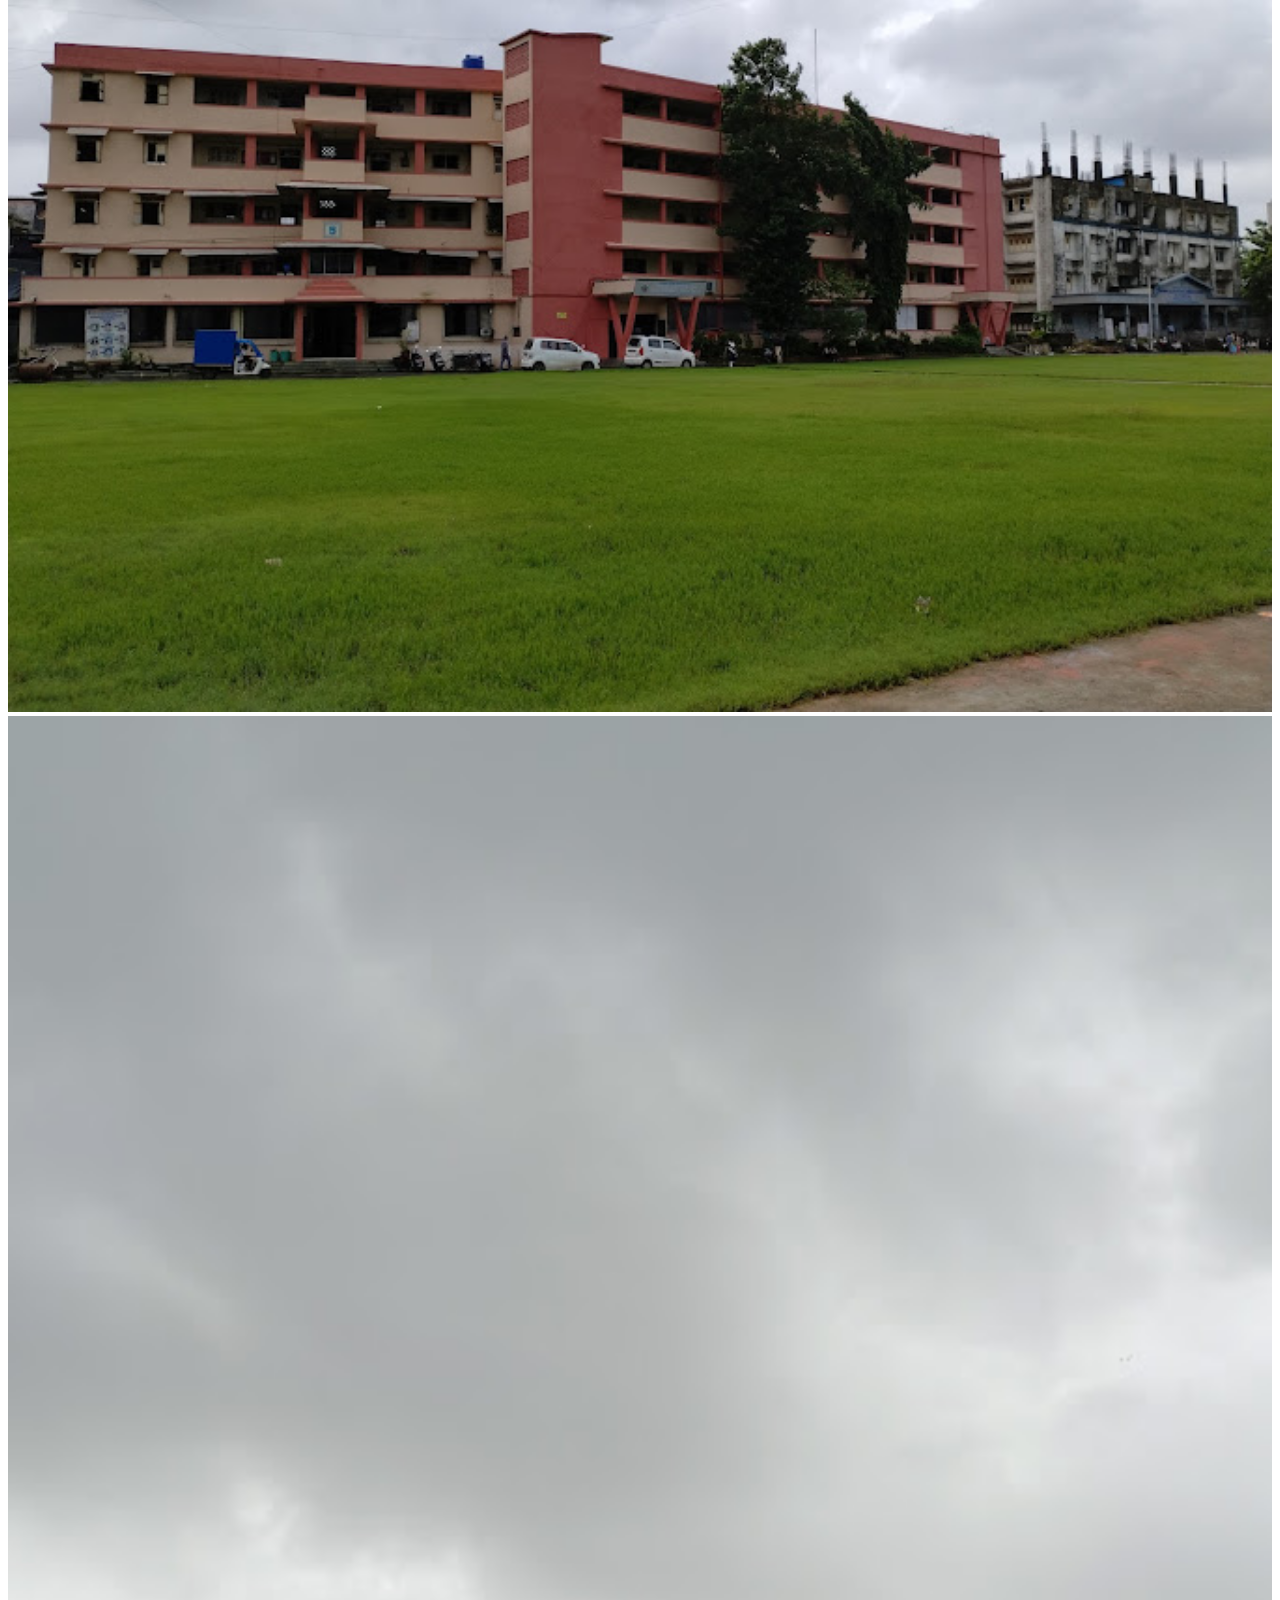
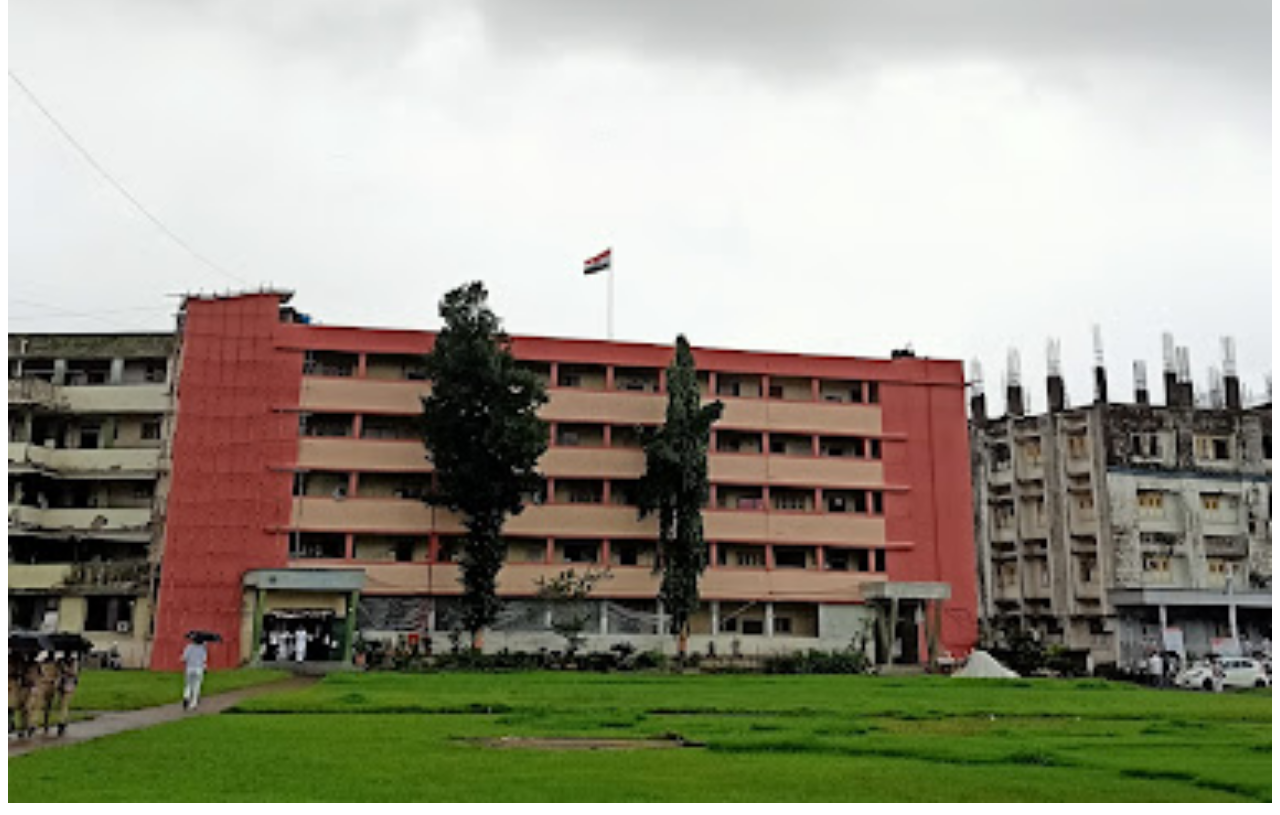
<file: juniorcollege.html>
<!DOCTYPE html>
<html lang="en">
<head>
    <meta charset="UTF-8">
    <meta name="viewport" content="width=device-width, initial-scale=1.0">
    <title>Abhinav Vidya Mandir</title>
</head>
<body>
    <img src="./2022-12-22 (1).jpg" alt="" style="width: 100%;">
    <img src="./2022-12-22 (2).jpg" alt="" style="width: 100%;">
    <img src="./2022-12-22.jpg" alt="" style="width: 100%;">
    <img src="./2023-08-10 (2).jpg" alt="" style="width: 100%;">
    <img src="./2023-08-10.jpg" alt="" style="width: 100%;">
    <img src="./IMG20220815094017.jpg" alt="" style="width: 100%;">
</body>
</html>
</file>
